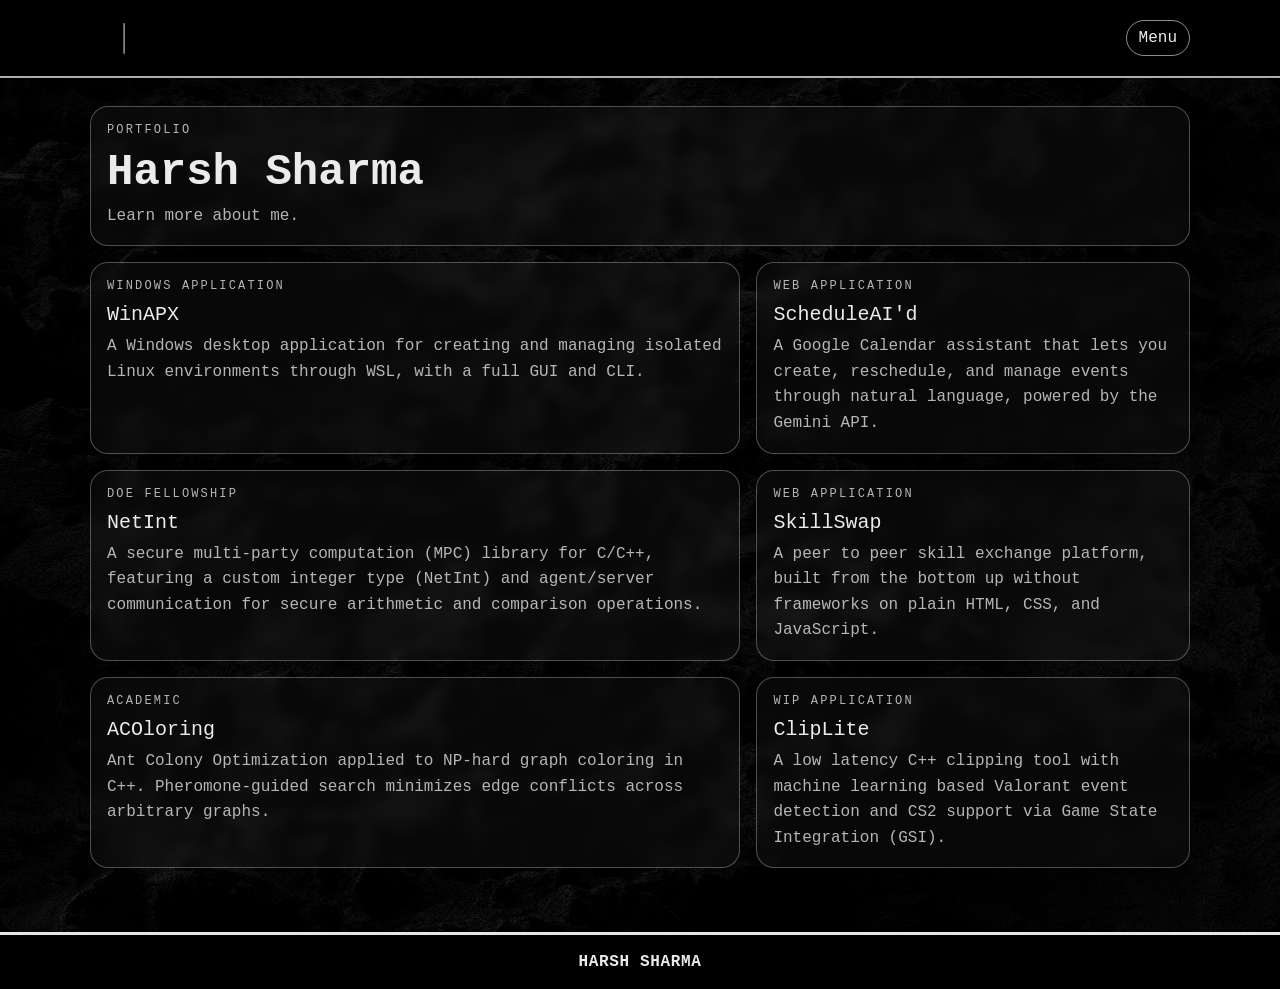
<file: index.html>
<!doctype html>
<html lang="en">
    <head>
        <link rel="icon" type="image/svg+xml" href="/media/favicon.svg" />
        <meta charset="utf-8" />
        <meta name="viewport" content="width=device-width,initial-scale=1" />
        <title>Harsh Sharma's Portfolio</title>

        <link rel="preconnect" href="https://fonts.googleapis.com" />
        <link rel="preconnect" href="https://fonts.gstatic.com" crossorigin />
        <link
            href="https://fonts.googleapis.com/css2?family=Roboto:wght@300;400;500;700&display=swap"
            rel="stylesheet"
        />

        <link rel="stylesheet" href="/assets/css/tokens.css" />
        <link rel="stylesheet" href="/assets/css/base.css" />
        <link rel="stylesheet" href="/assets/css/components.css" />
        <link rel="stylesheet" href="/assets/css/page.css" />

        <script defer src="/assets/js/main-handler.js"></script>
    </head>

    <body>
        <div class="overlay" data-menu hidden>
            <div class="overlay__backdrop" data-menu-close></div>

            <div
                class="overlay__panel"
                role="dialog"
                aria-modal="true"
                aria-label="Site menu"
                tabindex="-1"
                data-menu-panel
            >
                <div class="overlay__top">
                    <div class="overlay__title">Menu</div>
                    <button
                        class="btn btn--small"
                        type="button"
                        data-menu-close
                    >
                        Close
                    </button>
                </div>

                <div class="overlay__search">
                    <label class="overlay__searchLabel" for="menu-post-search">
                        Search posts
                    </label>
                    <input
                        id="menu-post-search"
                        type="search"
                        placeholder="Search posts..."
                        autocomplete="off"
                        data-post-search
                    />
                    <div class="overlay__results" data-post-results></div>
                </div>

                <nav class="overlay__links" aria-label="Menu links"></nav>
            </div>
        </div>

        <header class="topbar">
            <div class="topbar__inner">
                <a class="topbar__logo" href="/" aria-label="Home">
                    <svg
                        viewBox="0 0 140 120"
                        xmlns="http://www.w3.org/2000/svg"
                        role="img"
                        aria-label="Typing logo"
                    >
                        <style>
                            .bar {
                                stroke: currentColor;
                                stroke-width: 3;
                                stroke-linecap: square;
                            }
                            .symbol {
                                stroke: currentColor;
                                fill: none;
                                stroke-width: 5;
                                stroke-linecap: square;
                                stroke-linejoin: miter;
                                opacity: 0;
                            }

                            .cursor {
                                animation:
                                    cursorBlink 1s steps(1) infinite,
                                    cursorMove 14s steps(1, end) infinite;
                                transform-box: fill-box;
                                transform-origin: center;
                            }
                            /* --- Freeze-frame default (always) --- */
                            .symbol {
                                opacity: 1;
                            } /* show all characters */
                            .cursor {
                                opacity: 1;
                                transform: translateX(70px);
                            } /* cursor after '&gt;' */

                            /* --- Animate only when allowed --- */
                            @media (prefers-reduced-motion: no-preference) {
                                .symbol {
                                    opacity: 0;
                                } /* restore your animated behavior */
                                .cursor {
                                    animation:
                                        cursorBlink 1s steps(1) infinite,
                                        cursorMove 14s steps(1, end) infinite;
                                    transform-box: fill-box;
                                    transform-origin: center;
                                }

                                .pipe {
                                    animation: showPipe 14s steps(1, end)
                                        infinite;
                                }
                                .lt {
                                    animation: showLT 14s steps(1, end) infinite;
                                }
                                .slash {
                                    animation: showSlash 14s steps(1, end)
                                        infinite;
                                }
                                .gt {
                                    animation: showGT 14s steps(1, end) infinite;
                                }
                            }

                            @keyframes cursorBlink {
                                0%,
                                49% {
                                    opacity: 1;
                                }
                                50%,
                                100% {
                                    opacity: 0;
                                }
                            }

                            /* Faster typing (done by 25%), same 5s hold, fast delete */
                            @keyframes cursorMove {
                                /* type (snappy jumps) */
                                0% {
                                    transform: translateX(0);
                                } /* | */
                                6% {
                                    transform: translateX(15px);
                                } /* before &lt; */
                                12% {
                                    transform: translateX(35px);
                                } /* before / */
                                18% {
                                    transform: translateX(55px);
                                } /* before &gt; */
                                25% {
                                    transform: translateX(70px);
                                } /* after &gt; */

                                /* hold (5s) */
                                60.7% {
                                    transform: translateX(70px);
                                }

                                /* tiny pause */
                                68% {
                                    transform: translateX(70px);
                                }

                                /* delete (fast) */
                                90% {
                                    transform: translateX(55px);
                                }
                                94% {
                                    transform: translateX(35px);
                                }
                                97% {
                                    transform: translateX(15px);
                                }
                                100% {
                                    transform: translateX(0);
                                }
                            }

                            /* Characters appear AFTER cursor lands */
                            .pipe {
                                animation: showPipe 14s steps(1, end) infinite;
                            }
                            .lt {
                                animation: showLT 14s steps(1, end) infinite;
                            }
                            .slash {
                                animation: showSlash 14s steps(1, end) infinite;
                            }
                            .gt {
                                animation: showGT 14s steps(1, end) infinite;
                            }

                            @keyframes showPipe {
                                0%,
                                5.5% {
                                    opacity: 0;
                                }
                                6%,
                                99% {
                                    opacity: 1;
                                }
                                99.5%,
                                100% {
                                    opacity: 0;
                                }
                            }
                            @keyframes showLT {
                                0%,
                                11.5% {
                                    opacity: 0;
                                }
                                12%,
                                97% {
                                    opacity: 1;
                                }
                                97.5%,
                                100% {
                                    opacity: 0;
                                }
                            }
                            @keyframes showSlash {
                                0%,
                                17.5% {
                                    opacity: 0;
                                }
                                18%,
                                94% {
                                    opacity: 1;
                                }
                                94.5%,
                                100% {
                                    opacity: 0;
                                }
                            }
                            @keyframes showGT {
                                0%,
                                24.5% {
                                    opacity: 0;
                                }
                                25%,
                                90% {
                                    opacity: 1;
                                }
                                90.5%,
                                100% {
                                    opacity: 0;
                                }
                            }

                            @media (prefers-reduced-motion: reduce) {
                                .symbol,
                                .cursor {
                                    animation: none;
                                    opacity: 1;
                                }
                            }
                        </style>

                        <!-- Typed characters -->
                        <line
                            class="bar symbol pipe"
                            x1="36"
                            y1="14"
                            x2="36"
                            y2="106"
                        ></line>
                        <path class="symbol lt" d="M58 50 L44 60 L58 70"></path>
                        <path class="symbol slash" d="M68 72 L74 48"></path>
                        <path class="symbol gt" d="M84 50 L98 60 L84 70"></path>

                        <!-- Cursor -->
                        <line
                            class="bar cursor"
                            x1="36"
                            y1="14"
                            x2="36"
                            y2="106"
                        ></line>
                    </svg>
                </a>
                <button class="topbar__menuBtn" data-menu-open>Menu</button>
            </div>
            <div class="topbar__divider"></div>
        </header>

        <main class="main">
            <a href="/about" class="card cardLink">
                <div class="kicker">Portfolio</div>
                <h1 class="h1">Harsh Sharma</h1>
                <p class="p">Learn more about me.</p>
            </a>

            <section class="grid">
                <a class="card cardLink" href="/posts/winapx/">
                    <div class="kicker">Windows Application</div>
                    <h2 class="h2">WinAPX</h2>
                    <p class="p">
                        A Windows desktop application for creating and managing
                        isolated Linux environments through WSL, with a full GUI
                        and CLI.
                    </p>
                </a>

                <a class="card cardLink" href="/posts/scheduleaid/">
                    <div class="kicker">Web Application</div>
                    <h2 class="h2">ScheduleAI'd</h2>
                    <p class="p">
                        A Google Calendar assistant that lets you create,
                        reschedule, and manage events through natural language,
                        powered by the Gemini API.
                    </p>
                </a>

                <a class="card cardLink" href="/posts/netint/">
                    <div class="kicker">DoE Fellowship</div>
                    <h2 class="h2">NetInt</h2>
                    <p class="p">
                        A secure multi-party computation (MPC) library for
                        C/C++, featuring a custom integer type (NetInt) and
                        agent/server communication for secure arithmetic and
                        comparison operations.
                    </p>
                </a>

                <a class="card cardLink" href="/posts/skillswap/">
                    <div class="kicker">Web Application</div>
                    <h2 class="h2">SkillSwap</h2>
                    <p class="p">
                        A peer to peer skill exchange platform, built from the bottom 
                        up without frameworks on plain HTML, CSS, and JavaScript.
                    </p>
                </a>

                <a class="card cardLink" href="https://github.com/HarshTheSharma/ACOloring" target="_blank" rel="noreferrer noopener">
                    <div class="kicker">Academic</div>
                    <h2 class="h2">ACOloring</h2>
                    <p class="p">
                        Ant Colony Optimization applied to NP-hard graph
                        coloring in C++. Pheromone-guided search minimizes
                        edge conflicts across arbitrary graphs.
                    </p>
                </a>

                <a class="card cardLink" href="https://github.com/HarshTheSharma/cliplite" target="_blank" rel="noreferrer noopener">
                    <div class="kicker">WIP Application</div>
                    <h2 class="h2">ClipLite</h2>
                    <p class="p">
                        A low latency C++ clipping tool with machine learning
                        based Valorant event detection and CS2 support via
                        Game State Integration (GSI).
                    </p>
                </a>
            </section>
        </main>

        <footer class="footer">
            <div class="footer__inner">
                <a class="footer__title" href="/">Harsh Sharma</a>
            </div>
        </footer>
    <script defer src="https://static.cloudflareinsights.com/beacon.min.js/v833ccba57c9e4d2798f2e76cebdd09a11778172276447" integrity="sha512-57MDmcccJXYtNnH+ZiBwzC4jb2rvgVCEokYN+L/nLlmO8rfYT/gIpW2A569iJ/3b+0UEasghjuZH/ma3wIs/EQ==" data-cf-beacon='{"version":"2024.11.0","token":"0a4c6448a2414c7faebefd98f975bdd0","r":1,"server_timing":{"name":{"cfCacheStatus":true,"cfEdge":true,"cfExtPri":true,"cfL4":true,"cfOrigin":true,"cfSpeedBrain":true},"location_startswith":null}}' crossorigin="anonymous"></script>
</body>
</html>
</file>
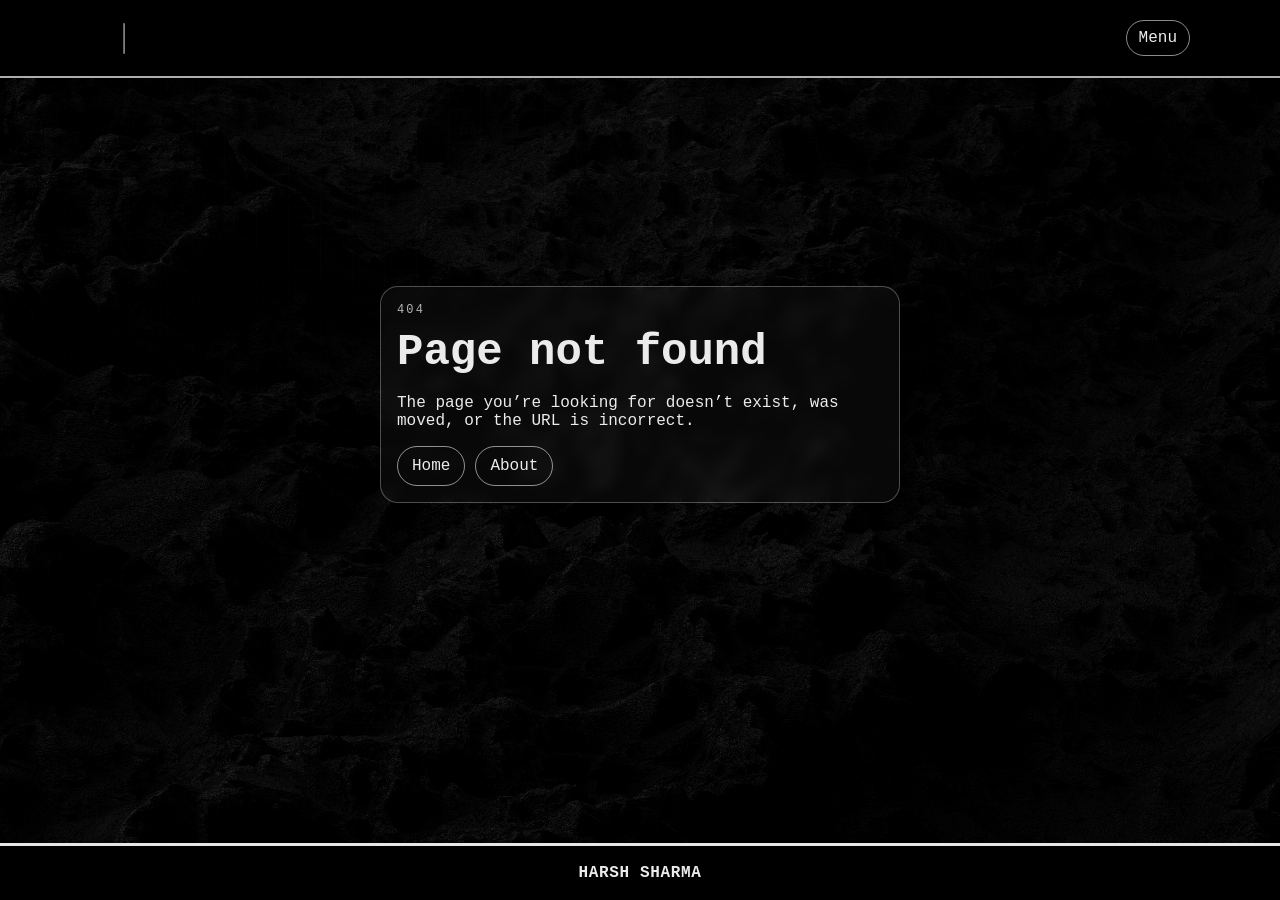
<file: posts/index.html>
<!doctype html>
<html lang="en">
    <head>
        <meta charset="utf-8" />
        <meta name="viewport" content="width=device-width,initial-scale=1" />
        <title>404 — Page not found</title>

        <link rel="stylesheet" href="/assets/css/tokens.css" />
        <link rel="stylesheet" href="/assets/css/base.css" />
        <link rel="stylesheet" href="/assets/css/components.css" />
        <link rel="stylesheet" href="/assets/css/page.css" />

        <script defer src="/assets/js/main-handler.js"></script>
    </head>

    <body>
        <div class="overlay" data-menu hidden>
            <div class="overlay__backdrop" data-menu-close></div>

            <div
                class="overlay__panel"
                role="dialog"
                aria-modal="true"
                aria-label="Site menu"
                tabindex="-1"
                data-menu-panel
            >
                <div class="overlay__top">
                    <div class="overlay__title">Menu</div>
                    <button
                        class="btn btn--small"
                        type="button"
                        data-menu-close
                    >
                        Close
                    </button>
                </div>

                <div class="overlay__search">
                    <label class="overlay__searchLabel" for="menu-post-search">
                        Search posts
                    </label>
                    <input
                        id="menu-post-search"
                        type="search"
                        placeholder="Search posts..."
                        autocomplete="off"
                        data-post-search
                    />
                    <div class="overlay__results" data-post-results></div>
                </div>

                <nav class="overlay__links" aria-label="Menu links"></nav>
            </div>
        </div>

        <header class="topbar">
            <div class="topbar__inner">
                <a class="topbar__logo" href="/" aria-label="Home">
                    <svg
                        viewBox="0 0 140 120"
                        xmlns="http://www.w3.org/2000/svg"
                        role="img"
                        aria-label="Typing logo"
                    >
                        <style>
                            .bar {
                                stroke: currentColor;
                                stroke-width: 3;
                                stroke-linecap: square;
                            }
                            .symbol {
                                stroke: currentColor;
                                fill: none;
                                stroke-width: 5;
                                stroke-linecap: square;
                                stroke-linejoin: miter;
                                opacity: 0;
                            }

                            .cursor {
                                animation:
                                    cursorBlink 1s steps(1) infinite,
                                    cursorMove 14s steps(1, end) infinite;
                                transform-box: fill-box;
                                transform-origin: center;
                            }
                            /* --- Freeze-frame default (always) --- */
                            .symbol {
                                opacity: 1;
                            } /* show all characters */
                            .cursor {
                                opacity: 1;
                                transform: translateX(70px);
                            } /* cursor after '&gt;' */

                            /* --- Animate only when allowed --- */
                            @media (prefers-reduced-motion: no-preference) {
                                .symbol {
                                    opacity: 0;
                                } /* restore your animated behavior */
                                .cursor {
                                    animation:
                                        cursorBlink 1s steps(1) infinite,
                                        cursorMove 14s steps(1, end) infinite;
                                    transform-box: fill-box;
                                    transform-origin: center;
                                }

                                .pipe {
                                    animation: showPipe 14s steps(1, end)
                                        infinite;
                                }
                                .lt {
                                    animation: showLT 14s steps(1, end) infinite;
                                }
                                .slash {
                                    animation: showSlash 14s steps(1, end)
                                        infinite;
                                }
                                .gt {
                                    animation: showGT 14s steps(1, end) infinite;
                                }
                            }

                            @keyframes cursorBlink {
                                0%,
                                49% {
                                    opacity: 1;
                                }
                                50%,
                                100% {
                                    opacity: 0;
                                }
                            }

                            /* Faster typing (done by 25%), same 5s hold, fast delete */
                            @keyframes cursorMove {
                                /* type (snappy jumps) */
                                0% {
                                    transform: translateX(0);
                                } /* | */
                                6% {
                                    transform: translateX(15px);
                                } /* before &lt; */
                                12% {
                                    transform: translateX(35px);
                                } /* before / */
                                18% {
                                    transform: translateX(55px);
                                } /* before &gt; */
                                25% {
                                    transform: translateX(70px);
                                } /* after &gt; */

                                /* hold (5s) */
                                60.7% {
                                    transform: translateX(70px);
                                }

                                /* tiny pause */
                                68% {
                                    transform: translateX(70px);
                                }

                                /* delete (fast) */
                                90% {
                                    transform: translateX(55px);
                                }
                                94% {
                                    transform: translateX(35px);
                                }
                                97% {
                                    transform: translateX(15px);
                                }
                                100% {
                                    transform: translateX(0);
                                }
                            }

                            /* Characters appear AFTER cursor lands */
                            .pipe {
                                animation: showPipe 14s steps(1, end) infinite;
                            }
                            .lt {
                                animation: showLT 14s steps(1, end) infinite;
                            }
                            .slash {
                                animation: showSlash 14s steps(1, end) infinite;
                            }
                            .gt {
                                animation: showGT 14s steps(1, end) infinite;
                            }

                            @keyframes showPipe {
                                0%,
                                5.5% {
                                    opacity: 0;
                                }
                                6%,
                                99% {
                                    opacity: 1;
                                }
                                99.5%,
                                100% {
                                    opacity: 0;
                                }
                            }
                            @keyframes showLT {
                                0%,
                                11.5% {
                                    opacity: 0;
                                }
                                12%,
                                97% {
                                    opacity: 1;
                                }
                                97.5%,
                                100% {
                                    opacity: 0;
                                }
                            }
                            @keyframes showSlash {
                                0%,
                                17.5% {
                                    opacity: 0;
                                }
                                18%,
                                94% {
                                    opacity: 1;
                                }
                                94.5%,
                                100% {
                                    opacity: 0;
                                }
                            }
                            @keyframes showGT {
                                0%,
                                24.5% {
                                    opacity: 0;
                                }
                                25%,
                                90% {
                                    opacity: 1;
                                }
                                90.5%,
                                100% {
                                    opacity: 0;
                                }
                            }

                            @media (prefers-reduced-motion: reduce) {
                                .symbol,
                                .cursor {
                                    animation: none;
                                    opacity: 1;
                                }
                            }
                        </style>

                        <!-- Typed characters -->
                        <line
                            class="bar symbol pipe"
                            x1="36"
                            y1="14"
                            x2="36"
                            y2="106"
                        ></line>
                        <path class="symbol lt" d="M58 50 L44 60 L58 70"></path>
                        <path class="symbol slash" d="M68 72 L74 48"></path>
                        <path class="symbol gt" d="M84 50 L98 60 L84 70"></path>

                        <!-- Cursor -->
                        <line
                            class="bar cursor"
                            x1="36"
                            y1="14"
                            x2="36"
                            y2="106"
                        ></line>
                    </svg>
                </a>
                <button class="topbar__menuBtn" data-menu-open>Menu</button>
            </div>
            <div class="topbar__divider"></div>
        </header>

        <main class="main">
            <section class="card" style="max-width: 520px; margin: 20vh auto">
                <div class="kicker">404</div>
                <h1 class="h1">Page not found</h1>

                <p>
                    The page you’re looking for doesn’t exist, was moved, or the
                    URL is incorrect.
                </p>

                <div style="display: flex; gap: 10px; flex-wrap: wrap">
                    <a class="btn" href="/">Home</a>
                    <a class="btn" href="/about">About</a>
                </div>
            </section>
        </main>

        <footer class="footer">
            <div class="footer__inner">
                <a class="footer__title link-reset" href="/">Harsh Sharma</a>
            </div>
        </footer>
    <script defer src="https://static.cloudflareinsights.com/beacon.min.js/v833ccba57c9e4d2798f2e76cebdd09a11778172276447" integrity="sha512-57MDmcccJXYtNnH+ZiBwzC4jb2rvgVCEokYN+L/nLlmO8rfYT/gIpW2A569iJ/3b+0UEasghjuZH/ma3wIs/EQ==" data-cf-beacon='{"version":"2024.11.0","token":"0a4c6448a2414c7faebefd98f975bdd0","r":1,"server_timing":{"name":{"cfCacheStatus":true,"cfEdge":true,"cfExtPri":true,"cfL4":true,"cfOrigin":true,"cfSpeedBrain":true},"location_startswith":null}}' crossorigin="anonymous"></script>
</body>
</html>
</file>
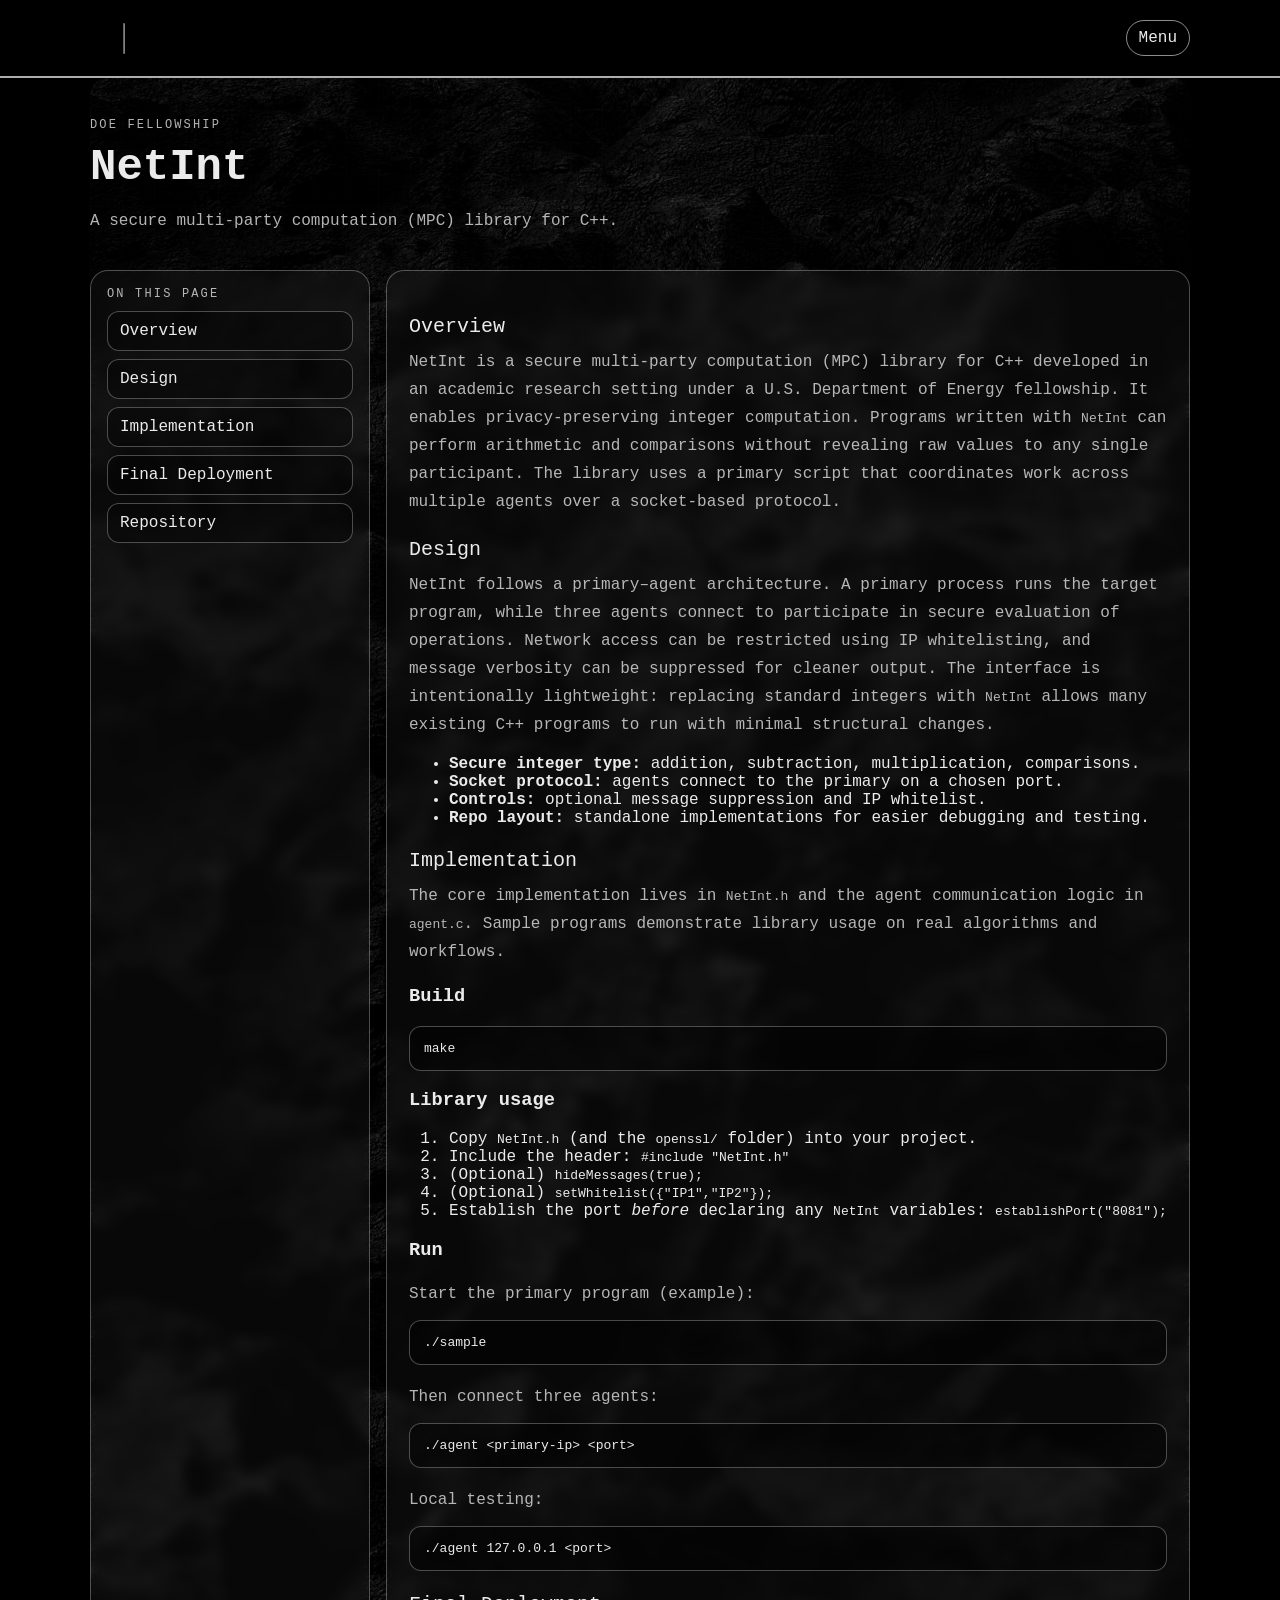
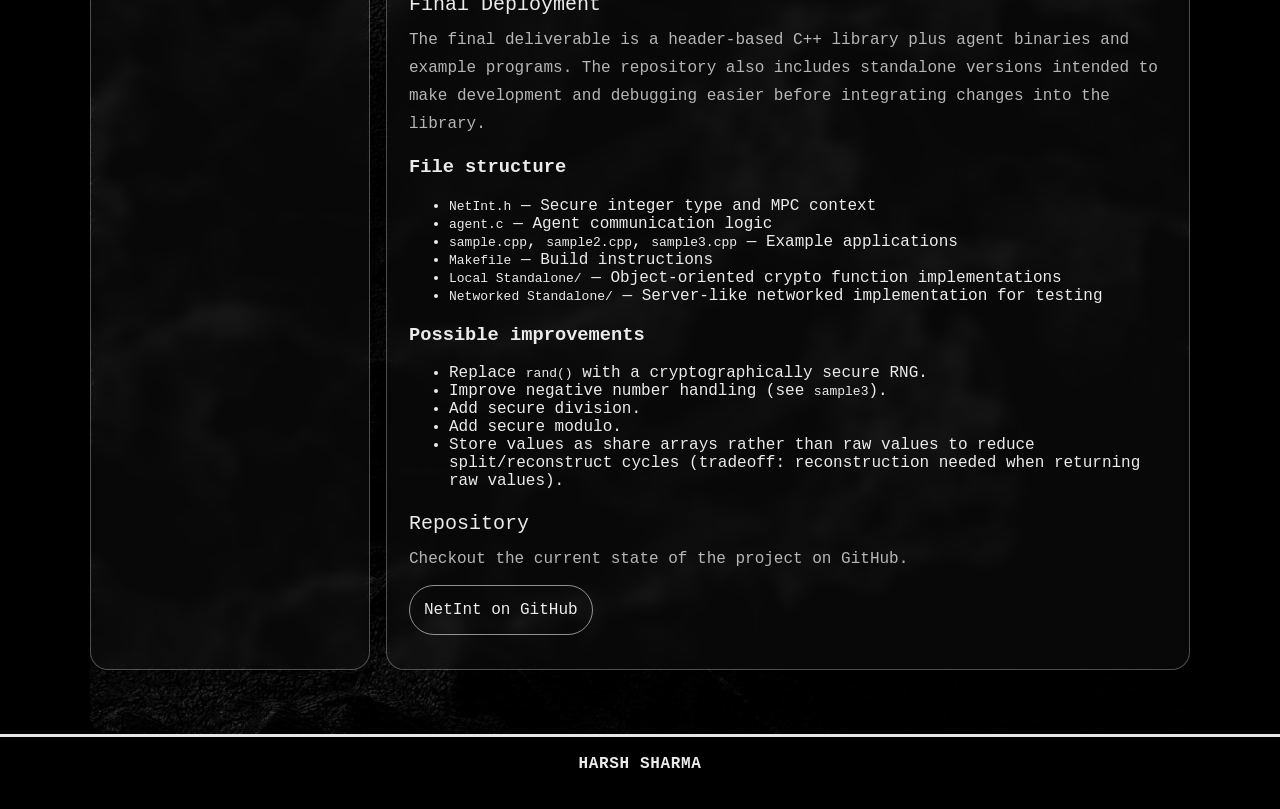
<file: posts/netint/index.html>
<!doctype html>
<html lang="en">
    <head>
        <link rel="icon" type="image/svg+xml" href="/media/favicon.svg" />
        <meta charset="utf-8" />
        <meta name="viewport" content="width=device-width,initial-scale=1" />
        <title>NetInt</title>

        <link rel="stylesheet" href="/assets/css/tokens.css" />
        <link rel="stylesheet" href="/assets/css/base.css" />
        <link rel="stylesheet" href="/assets/css/components.css" />
        <link rel="stylesheet" href="/assets/css/page.css" />
        <link rel="stylesheet" href="/assets/css/post.css" />

        <script defer src="/assets/js/main-handler.js"></script>
        <script defer src="/assets/js/post-handler.js"></script>
    </head>

    <body>
        <div class="overlay" data-menu hidden>
        <div class="overlay__backdrop" data-menu-close></div>

        <div
            class="overlay__panel"
            role="dialog"
            aria-modal="true"
            aria-label="Site menu"
            tabindex="-1"
            data-menu-panel
        >
            <div class="overlay__top">
                <div class="overlay__title">Menu</div>
                <button class="btn btn--small" type="button" data-menu-close>
                    Close
                </button>
            </div>

            <div class="overlay__search">
                <label class="overlay__searchLabel" for="menu-post-search">
                    Search posts
                </label>
                <input
                    id="menu-post-search"
                    type="search"
                    placeholder="Search posts..."
                    autocomplete="off"
                    data-post-search
                />
                <div class="overlay__results" data-post-results></div>
            </div>

            <nav class="overlay__links" aria-label="Menu links"></nav>
        </div>
        </div>

        <header class="topbar">
            <div class="topbar__inner">
                <a class="topbar__logo" href="/" aria-label="Home">
                    <svg
                        viewBox="0 0 140 120"
                        xmlns="http://www.w3.org/2000/svg"
                        role="img"
                        aria-label="Typing logo"
                    >
                        <style>
                            .bar {
                                stroke: currentColor;
                                stroke-width: 3;
                                stroke-linecap: square;
                            }
                            .symbol {
                                stroke: currentColor;
                                fill: none;
                                stroke-width: 5;
                                stroke-linecap: square;
                                stroke-linejoin: miter;
                                opacity: 0;
                            }

                            .cursor {
                                animation:
                                    cursorBlink 1s steps(1) infinite,
                                    cursorMove 14s steps(1, end) infinite;
                                transform-box: fill-box;
                                transform-origin: center;
                            }
                            /* --- Freeze-frame default (always) --- */
                            .symbol {
                                opacity: 1;
                            } /* show all characters */
                            .cursor {
                                opacity: 1;
                                transform: translateX(70px);
                            } /* cursor after '&gt;' */

                            /* --- Animate only when allowed --- */
                            @media (prefers-reduced-motion: no-preference) {
                                .symbol {
                                    opacity: 0;
                                } /* restore your animated behavior */
                                .cursor {
                                    animation:
                                        cursorBlink 1s steps(1) infinite,
                                        cursorMove 14s steps(1, end) infinite;
                                    transform-box: fill-box;
                                    transform-origin: center;
                                }

                                .pipe {
                                    animation: showPipe 14s steps(1, end)
                                        infinite;
                                }
                                .lt {
                                    animation: showLT 14s steps(1, end) infinite;
                                }
                                .slash {
                                    animation: showSlash 14s steps(1, end)
                                        infinite;
                                }
                                .gt {
                                    animation: showGT 14s steps(1, end) infinite;
                                }
                            }

                            @keyframes cursorBlink {
                                0%,
                                49% {
                                    opacity: 1;
                                }
                                50%,
                                100% {
                                    opacity: 0;
                                }
                            }

                            /* Faster typing (done by 25%), same 5s hold, fast delete */
                            @keyframes cursorMove {
                                /* type (snappy jumps) */
                                0% {
                                    transform: translateX(0);
                                } /* | */
                                6% {
                                    transform: translateX(15px);
                                } /* before &lt; */
                                12% {
                                    transform: translateX(35px);
                                } /* before / */
                                18% {
                                    transform: translateX(55px);
                                } /* before &gt; */
                                25% {
                                    transform: translateX(70px);
                                } /* after &gt; */

                                /* hold (5s) */
                                60.7% {
                                    transform: translateX(70px);
                                }

                                /* tiny pause */
                                68% {
                                    transform: translateX(70px);
                                }

                                /* delete (fast) */
                                90% {
                                    transform: translateX(55px);
                                }
                                94% {
                                    transform: translateX(35px);
                                }
                                97% {
                                    transform: translateX(15px);
                                }
                                100% {
                                    transform: translateX(0);
                                }
                            }

                            /* Characters appear AFTER cursor lands */
                            .pipe {
                                animation: showPipe 14s steps(1, end) infinite;
                            }
                            .lt {
                                animation: showLT 14s steps(1, end) infinite;
                            }
                            .slash {
                                animation: showSlash 14s steps(1, end) infinite;
                            }
                            .gt {
                                animation: showGT 14s steps(1, end) infinite;
                            }

                            @keyframes showPipe {
                                0%,
                                5.5% {
                                    opacity: 0;
                                }
                                6%,
                                99% {
                                    opacity: 1;
                                }
                                99.5%,
                                100% {
                                    opacity: 0;
                                }
                            }
                            @keyframes showLT {
                                0%,
                                11.5% {
                                    opacity: 0;
                                }
                                12%,
                                97% {
                                    opacity: 1;
                                }
                                97.5%,
                                100% {
                                    opacity: 0;
                                }
                            }
                            @keyframes showSlash {
                                0%,
                                17.5% {
                                    opacity: 0;
                                }
                                18%,
                                94% {
                                    opacity: 1;
                                }
                                94.5%,
                                100% {
                                    opacity: 0;
                                }
                            }
                            @keyframes showGT {
                                0%,
                                24.5% {
                                    opacity: 0;
                                }
                                25%,
                                90% {
                                    opacity: 1;
                                }
                                90.5%,
                                100% {
                                    opacity: 0;
                                }
                            }

                            @media (prefers-reduced-motion: reduce) {
                                .symbol,
                                .cursor {
                                    animation: none;
                                    opacity: 1;
                                }
                            }
                        </style>

                        <!-- Typed characters -->
                        <line
                            class="bar symbol pipe"
                            x1="36"
                            y1="14"
                            x2="36"
                            y2="106"
                        ></line>
                        <path class="symbol lt" d="M58 50 L44 60 L58 70"></path>
                        <path class="symbol slash" d="M68 72 L74 48"></path>
                        <path class="symbol gt" d="M84 50 L98 60 L84 70"></path>

                        <!-- Cursor -->
                        <line
                            class="bar cursor"
                            x1="36"
                            y1="14"
                            x2="36"
                            y2="106"
                        ></line>
                    </svg>
                </a>
                <button class="topbar__menuBtn" data-menu-open>Menu</button>
            </div>
            <div class="topbar__divider"></div>
        </header>

        <main class="main post" data-post>
            <header class="post__header">
                <div class="kicker">DoE Fellowship</div>
                <h1 class="h1">NetInt</h1>
                <p class="post__meta">
                    A secure multi-party computation (MPC) library for C++.
                </p>
            </header>

            <section class="post__layout">
                <aside class="post__toc card" data-toc>
                    <div class="kicker">On this page</div>
                    <nav data-toc-nav></nav>
                </aside>

                <div class="post__content">
                    <h2 id="overview">Overview</h2>
                    <p>
                        NetInt is a secure multi-party computation (MPC) library
                        for C++ developed in an academic research setting under
                        a U.S. Department of Energy fellowship. It enables
                        privacy-preserving integer computation. Programs written
                        with <code>NetInt</code> can perform arithmetic and
                        comparisons without revealing raw values to any single
                        participant. The library uses a primary script that
                        coordinates work across multiple agents over a
                        socket-based protocol.
                    </p>

                    <h2 id="design">Design</h2>
                    <p>
                        NetInt follows a primary–agent architecture. A primary
                        process runs the target program, while three agents
                        connect to participate in secure evaluation of
                        operations. Network access can be restricted using IP
                        whitelisting, and message verbosity can be suppressed
                        for cleaner output. The interface is intentionally
                        lightweight: replacing standard integers with
                        <code>NetInt</code> allows many existing C++ programs to
                        run with minimal structural changes.
                    </p>
                    <ul>
                        <li>
                            <strong>Secure integer type:</strong> addition,
                            subtraction, multiplication, comparisons.
                        </li>
                        <li>
                            <strong>Socket protocol:</strong> agents connect to
                            the primary on a chosen port.
                        </li>
                        <li>
                            <strong>Controls:</strong> optional message
                            suppression and IP whitelist.
                        </li>
                        <li>
                            <strong>Repo layout:</strong> standalone
                            implementations for easier debugging and testing.
                        </li>
                    </ul>

                    <h2 id="implementation">Implementation</h2>
                    <p>
                        The core implementation lives in
                        <code>NetInt.h</code> and the agent communication logic
                        in <code>agent.c</code>. Sample programs demonstrate
                        library usage on real algorithms and workflows.
                    </p>

                    <h3>Build</h3>
                    <pre><code>make</code></pre>

                    <h3>Library usage</h3>
                    <ol>
                        <li>
                            Copy <code>NetInt.h</code> (and the
                            <code>openssl/</code> folder) into your project.
                        </li>
                        <li>
                            Include the header: <code>#include "NetInt.h"</code>
                        </li>
                        <li>(Optional) <code>hideMessages(true);</code></li>
                        <li>
                            (Optional) <code>setWhitelist({"IP1","IP2"});</code>
                        </li>
                        <li>
                            Establish the port <em>before</em> declaring any
                            <code>NetInt</code> variables:
                            <code>establishPort("8081");</code>
                        </li>
                    </ol>

                    <h3>Run</h3>
                    <p>Start the primary program (example):</p>
                    <pre><code>./sample</code></pre>
                    <p>Then connect three agents:</p>
                    <pre><code>./agent &lt;primary-ip&gt; &lt;port&gt;</code></pre>
                    <p>Local testing:</p>
                    <pre><code>./agent 127.0.0.1 &lt;port&gt;</code></pre>

                    <h2 id="final-deployment">Final Deployment</h2>
                    <p>
                        The final deliverable is a header-based C++ library plus
                        agent binaries and example programs. The repository also
                        includes standalone versions intended to make
                        development and debugging easier before integrating
                        changes into the library.
                    </p>

                    <h3>File structure</h3>
                    <ul>
                        <li>
                            <code>NetInt.h</code> — Secure integer type and MPC
                            context
                        </li>
                        <li>
                            <code>agent.c</code> — Agent communication logic
                        </li>
                        <li>
                            <code>sample.cpp</code>, <code>sample2.cpp</code>,
                            <code>sample3.cpp</code> — Example applications
                        </li>
                        <li><code>Makefile</code> — Build instructions</li>
                        <li>
                            <code>Local Standalone/</code> — Object-oriented
                            crypto function implementations
                        </li>
                        <li>
                            <code>Networked Standalone/</code> — Server-like
                            networked implementation for testing
                        </li>
                    </ul>

                    <h3>Possible improvements</h3>
                    <ul>
                        <li>
                            Replace <code>rand()</code> with a cryptographically
                            secure RNG.
                        </li>
                        <li>
                            Improve negative number handling (see
                            <code>sample3</code>).
                        </li>
                        <li>Add secure division.</li>
                        <li>Add secure modulo.</li>
                        <li>
                            Store values as share arrays rather than raw values
                            to reduce split/reconstruct cycles (tradeoff:
                            reconstruction needed when returning raw values).
                        </li>
                    </ul>
                    <h2>Repository</h2>
                    <p>Checkout the current state of the project on GitHub.</p>
                    <p>
                        <a
                            class="btn"
                            href="https://github.com/HarshTheSharma/NetInt"
                            target="_blank"
                            rel="noreferrer noopener"
                        >
                            NetInt on GitHub
                        </a>
                    </p>
                </div>
            </section>
        </main>

        <footer class="footer">
            <div class="footer__inner">
                <a class="footer__title" href="/">Harsh Sharma</a>
            </div>
        </footer>
    </body>
</html>
</file>
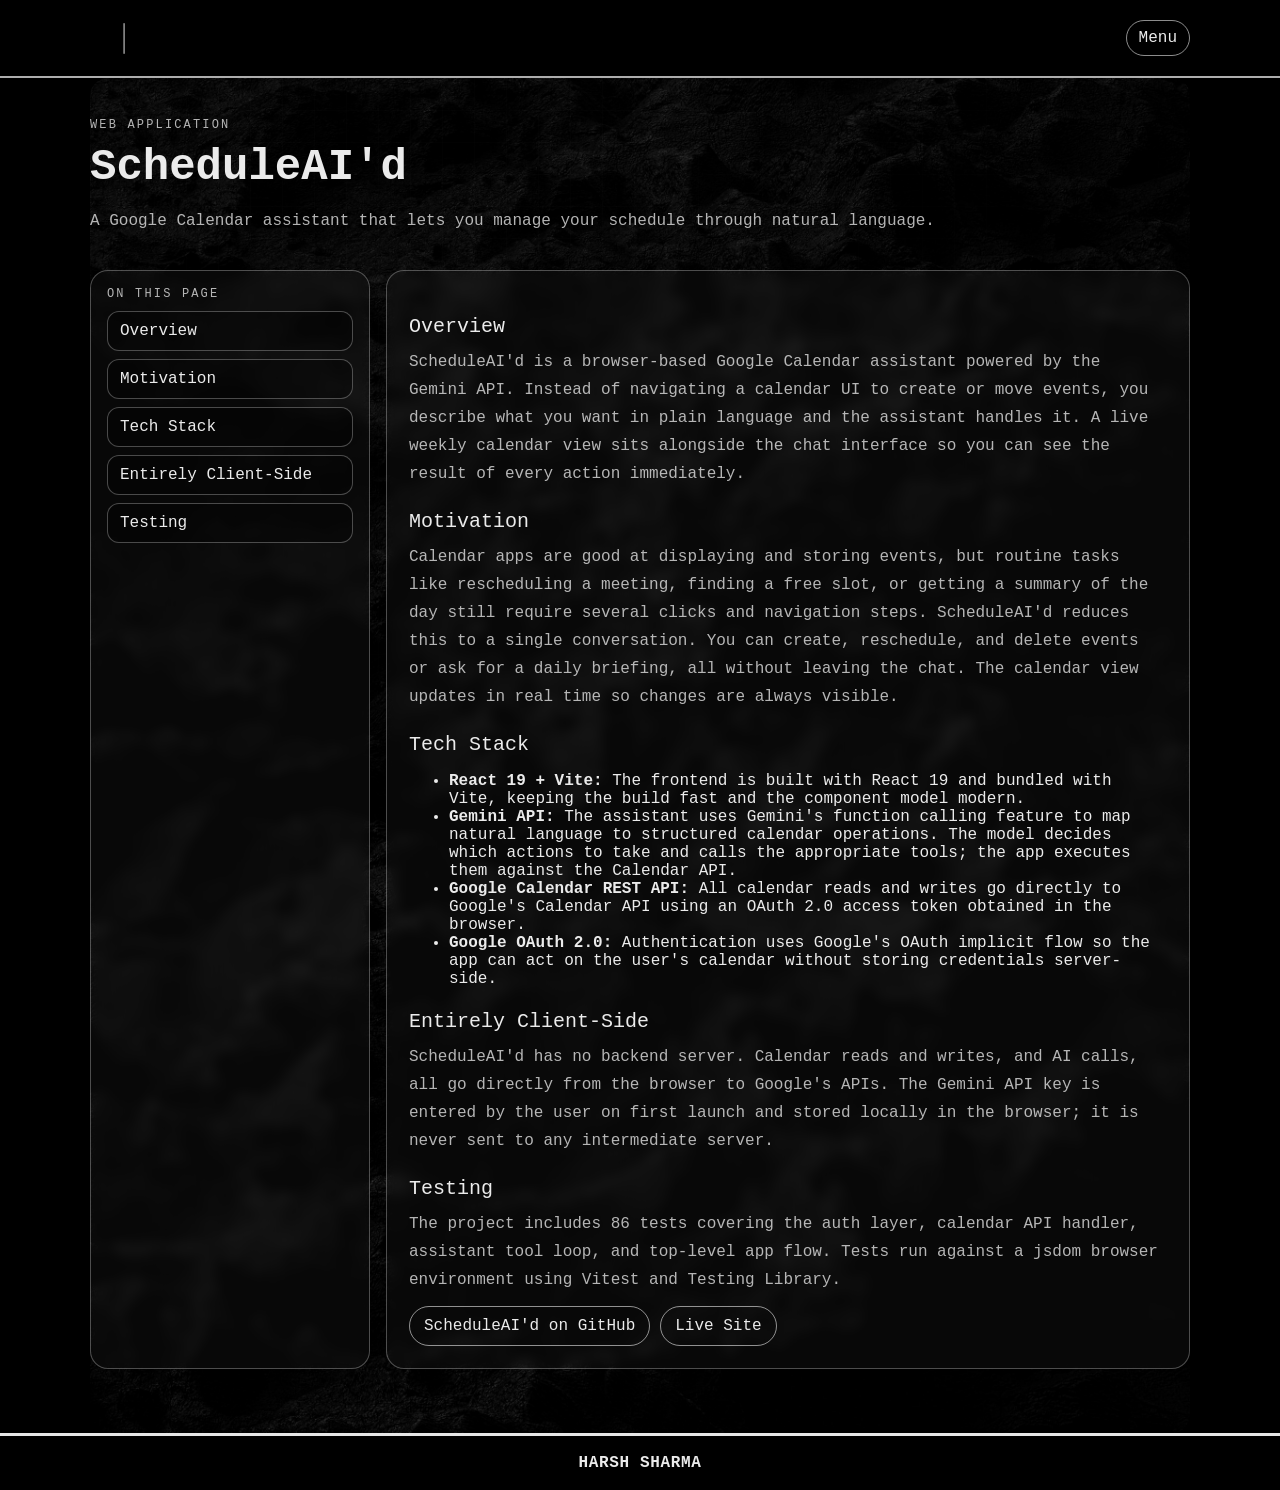
<file: posts/scheduleaid/index.html>
<!doctype html>
<html lang="en">
    <head>
        <link rel="icon" type="image/svg+xml" href="/media/favicon.svg" />
        <meta charset="utf-8" />
        <meta name="viewport" content="width=device-width,initial-scale=1" />
        <title>ScheduleAI'd</title>

        <link rel="stylesheet" href="/assets/css/tokens.css" />
        <link rel="stylesheet" href="/assets/css/base.css" />
        <link rel="stylesheet" href="/assets/css/components.css" />
        <link rel="stylesheet" href="/assets/css/page.css" />
        <link rel="stylesheet" href="/assets/css/post.css" />

        <script defer src="/assets/js/main-handler.js"></script>
        <script defer src="/assets/js/post-handler.js"></script>
    </head>

    <body>
        <div class="overlay" data-menu hidden>
            <div class="overlay__backdrop" data-menu-close></div>

            <div
                class="overlay__panel"
                role="dialog"
                aria-modal="true"
                aria-label="Site menu"
                tabindex="-1"
                data-menu-panel
            >
                <div class="overlay__top">
                    <div class="overlay__title">Menu</div>
                    <button
                        class="btn btn--small"
                        type="button"
                        data-menu-close
                    >
                        Close
                    </button>
                </div>

                <div class="overlay__search">
                    <label class="overlay__searchLabel" for="menu-post-search">
                        Search posts
                    </label>
                    <input
                        id="menu-post-search"
                        type="search"
                        placeholder="Search posts..."
                        autocomplete="off"
                        data-post-search
                    />
                    <div class="overlay__results" data-post-results></div>
                </div>

                <nav class="overlay__links" aria-label="Menu links"></nav>
            </div>
        </div>

        <header class="topbar">
            <div class="topbar__inner">
                <a class="topbar__logo" href="/" aria-label="Home">
                    <svg
                        viewBox="0 0 140 120"
                        xmlns="http://www.w3.org/2000/svg"
                        role="img"
                        aria-label="Typing logo"
                    >
                        <style>
                            .bar {
                                stroke: currentColor;
                                stroke-width: 3;
                                stroke-linecap: square;
                            }
                            .symbol {
                                stroke: currentColor;
                                fill: none;
                                stroke-width: 5;
                                stroke-linecap: square;
                                stroke-linejoin: miter;
                                opacity: 0;
                            }

                            .cursor {
                                animation:
                                    cursorBlink 1s steps(1) infinite,
                                    cursorMove 14s steps(1, end) infinite;
                                transform-box: fill-box;
                                transform-origin: center;
                            }
                            /* --- Freeze-frame default (always) --- */
                            .symbol {
                                opacity: 1;
                            } /* show all characters */
                            .cursor {
                                opacity: 1;
                                transform: translateX(70px);
                            } /* cursor after '&gt;' */

                            /* --- Animate only when allowed --- */
                            @media (prefers-reduced-motion: no-preference) {
                                .symbol {
                                    opacity: 0;
                                } /* restore your animated behavior */
                                .cursor {
                                    animation:
                                        cursorBlink 1s steps(1) infinite,
                                        cursorMove 14s steps(1, end) infinite;
                                    transform-box: fill-box;
                                    transform-origin: center;
                                }

                                .pipe {
                                    animation: showPipe 14s steps(1, end)
                                        infinite;
                                }
                                .lt {
                                    animation: showLT 14s steps(1, end) infinite;
                                }
                                .slash {
                                    animation: showSlash 14s steps(1, end)
                                        infinite;
                                }
                                .gt {
                                    animation: showGT 14s steps(1, end) infinite;
                                }
                            }

                            @keyframes cursorBlink {
                                0%,
                                49% {
                                    opacity: 1;
                                }
                                50%,
                                100% {
                                    opacity: 0;
                                }
                            }

                            /* Faster typing (done by 25%), same 5s hold, fast delete */
                            @keyframes cursorMove {
                                /* type (snappy jumps) */
                                0% {
                                    transform: translateX(0);
                                } /* | */
                                6% {
                                    transform: translateX(15px);
                                } /* before &lt; */
                                12% {
                                    transform: translateX(35px);
                                } /* before / */
                                18% {
                                    transform: translateX(55px);
                                } /* before &gt; */
                                25% {
                                    transform: translateX(70px);
                                } /* after &gt; */

                                /* hold (5s) */
                                60.7% {
                                    transform: translateX(70px);
                                }

                                /* tiny pause */
                                68% {
                                    transform: translateX(70px);
                                }

                                /* delete (fast) */
                                90% {
                                    transform: translateX(55px);
                                }
                                94% {
                                    transform: translateX(35px);
                                }
                                97% {
                                    transform: translateX(15px);
                                }
                                100% {
                                    transform: translateX(0);
                                }
                            }

                            /* Characters appear AFTER cursor lands */
                            .pipe {
                                animation: showPipe 14s steps(1, end) infinite;
                            }
                            .lt {
                                animation: showLT 14s steps(1, end) infinite;
                            }
                            .slash {
                                animation: showSlash 14s steps(1, end) infinite;
                            }
                            .gt {
                                animation: showGT 14s steps(1, end) infinite;
                            }

                            @keyframes showPipe {
                                0%,
                                5.5% {
                                    opacity: 0;
                                }
                                6%,
                                99% {
                                    opacity: 1;
                                }
                                99.5%,
                                100% {
                                    opacity: 0;
                                }
                            }
                            @keyframes showLT {
                                0%,
                                11.5% {
                                    opacity: 0;
                                }
                                12%,
                                97% {
                                    opacity: 1;
                                }
                                97.5%,
                                100% {
                                    opacity: 0;
                                }
                            }
                            @keyframes showSlash {
                                0%,
                                17.5% {
                                    opacity: 0;
                                }
                                18%,
                                94% {
                                    opacity: 1;
                                }
                                94.5%,
                                100% {
                                    opacity: 0;
                                }
                            }
                            @keyframes showGT {
                                0%,
                                24.5% {
                                    opacity: 0;
                                }
                                25%,
                                90% {
                                    opacity: 1;
                                }
                                90.5%,
                                100% {
                                    opacity: 0;
                                }
                            }

                            @media (prefers-reduced-motion: reduce) {
                                .symbol,
                                .cursor {
                                    animation: none;
                                    opacity: 1;
                                }
                            }
                        </style>

                        <!-- Typed characters -->
                        <line
                            class="bar symbol pipe"
                            x1="36"
                            y1="14"
                            x2="36"
                            y2="106"
                        ></line>
                        <path class="symbol lt" d="M58 50 L44 60 L58 70"></path>
                        <path class="symbol slash" d="M68 72 L74 48"></path>
                        <path class="symbol gt" d="M84 50 L98 60 L84 70"></path>

                        <!-- Cursor -->
                        <line
                            class="bar cursor"
                            x1="36"
                            y1="14"
                            x2="36"
                            y2="106"
                        ></line>
                    </svg>
                </a>
                <button class="topbar__menuBtn" data-menu-open>Menu</button>
            </div>
            <div class="topbar__divider"></div>
        </header>

        <main class="main post" data-post>
            <header class="post__header">
                <div class="kicker">Web Application</div>
                <h1 class="h1">ScheduleAI'd</h1>
                <p class="post__meta">
                    A Google Calendar assistant that lets you manage your
                    schedule through natural language.
                </p>
            </header>

            <section class="post__layout">
                <aside class="post__toc card" data-toc>
                    <div class="kicker">On this page</div>
                    <nav data-toc-nav></nav>
                </aside>

                <div class="post__content">
                    <h2 id="overview">Overview</h2>
                    <p>
                        ScheduleAI'd is a browser-based Google Calendar assistant
                        powered by the Gemini API. Instead of navigating a
                        calendar UI to create or move events, you describe what
                        you want in plain language and the assistant handles it.
                        A live weekly calendar view sits alongside the chat
                        interface so you can see the result of every action
                        immediately.
                    </p>

                    <h2 id="motivation">Motivation</h2>
                    <p>
                        Calendar apps are good at displaying and storing events,
                        but routine tasks like rescheduling a meeting, finding a
                        free slot, or getting a summary of the day still require
                        several clicks and navigation steps. ScheduleAI'd reduces
                        this to a single conversation. You can create, reschedule,
                        and delete events or ask for a daily briefing, all without
                        leaving the chat. The calendar view updates in real time
                        so changes are always visible.
                    </p>

                    <h2 id="tech-stack">Tech Stack</h2>
                    <ul>
                        <li>
                            <strong>React 19 + Vite:</strong> The frontend is
                            built with React 19 and bundled with Vite, keeping
                            the build fast and the component model modern.
                        </li>
                        <li>
                            <strong>Gemini API:</strong> The assistant uses
                            Gemini's function calling feature to map natural
                            language to structured calendar operations. The model
                            decides which actions to take and calls the
                            appropriate tools; the app executes them against the
                            Calendar API.
                        </li>
                        <li>
                            <strong>Google Calendar REST API:</strong> All
                            calendar reads and writes go directly to Google's
                            Calendar API using an OAuth 2.0 access token obtained
                            in the browser.
                        </li>
                        <li>
                            <strong>Google OAuth 2.0:</strong> Authentication
                            uses Google's OAuth implicit flow so the app can act
                            on the user's calendar without storing credentials
                            server-side.
                        </li>
                    </ul>

                    <h2 id="no-backend">Entirely Client-Side</h2>
                    <p>
                        ScheduleAI'd has no backend server. Calendar reads and
                        writes, and AI calls, all go directly from the browser to
                        Google's APIs. The Gemini API key is entered by the user
                        on first launch and stored locally in the browser; it is
                        never sent to any intermediate server.
                    </p>

                    <h2 id="testing">Testing</h2>
                    <p>
                        The project includes 86 tests covering the auth layer,
                        calendar API handler, assistant tool loop, and top-level
                        app flow. Tests run against a jsdom browser environment
                        using Vitest and Testing Library.
                    </p>

                    <div
                        style="
                            display: flex;
                            flex-wrap: wrap;
                            gap: 10px;
                            align-items: center;
                        "
                    >
                        <a
                            class="btn"
                            href="https://github.com/HarshTheSharma/ScheduleAid"
                            target="_blank"
                            rel="noreferrer noopener"
                        >
                            ScheduleAI'd on GitHub
                        </a>
                        <a
                            class="btn"
                            href="https://scheduleaid.app"
                            target="_blank"
                            rel="noreferrer noopener"
                        >
                            Live Site
                        </a>
                    </div>
                </div>
            </section>
        </main>

        <footer class="footer">
            <div class="footer__inner">
                <a class="footer__title" href="/">Harsh Sharma</a>
            </div>
        </footer>
        <script defer src="https://static.cloudflareinsights.com/beacon.min.js/v833ccba57c9e4d2798f2e76cebdd09a11778172276447" integrity="sha512-57MDmcccJXYtNnH+ZiBwzC4jb2rvgVCEokYN+L/nLlmO8rfYT/gIpW2A569iJ/3b+0UEasghjuZH/ma3wIs/EQ==" data-cf-beacon='{"version":"2024.11.0","token":"0a4c6448a2414c7faebefd98f975bdd0","r":1,"server_timing":{"name":{"cfCacheStatus":true,"cfEdge":true,"cfExtPri":true,"cfL4":true,"cfOrigin":true,"cfSpeedBrain":true},"location_startswith":null}}' crossorigin="anonymous"></script>
    </body>
</html>
</file>
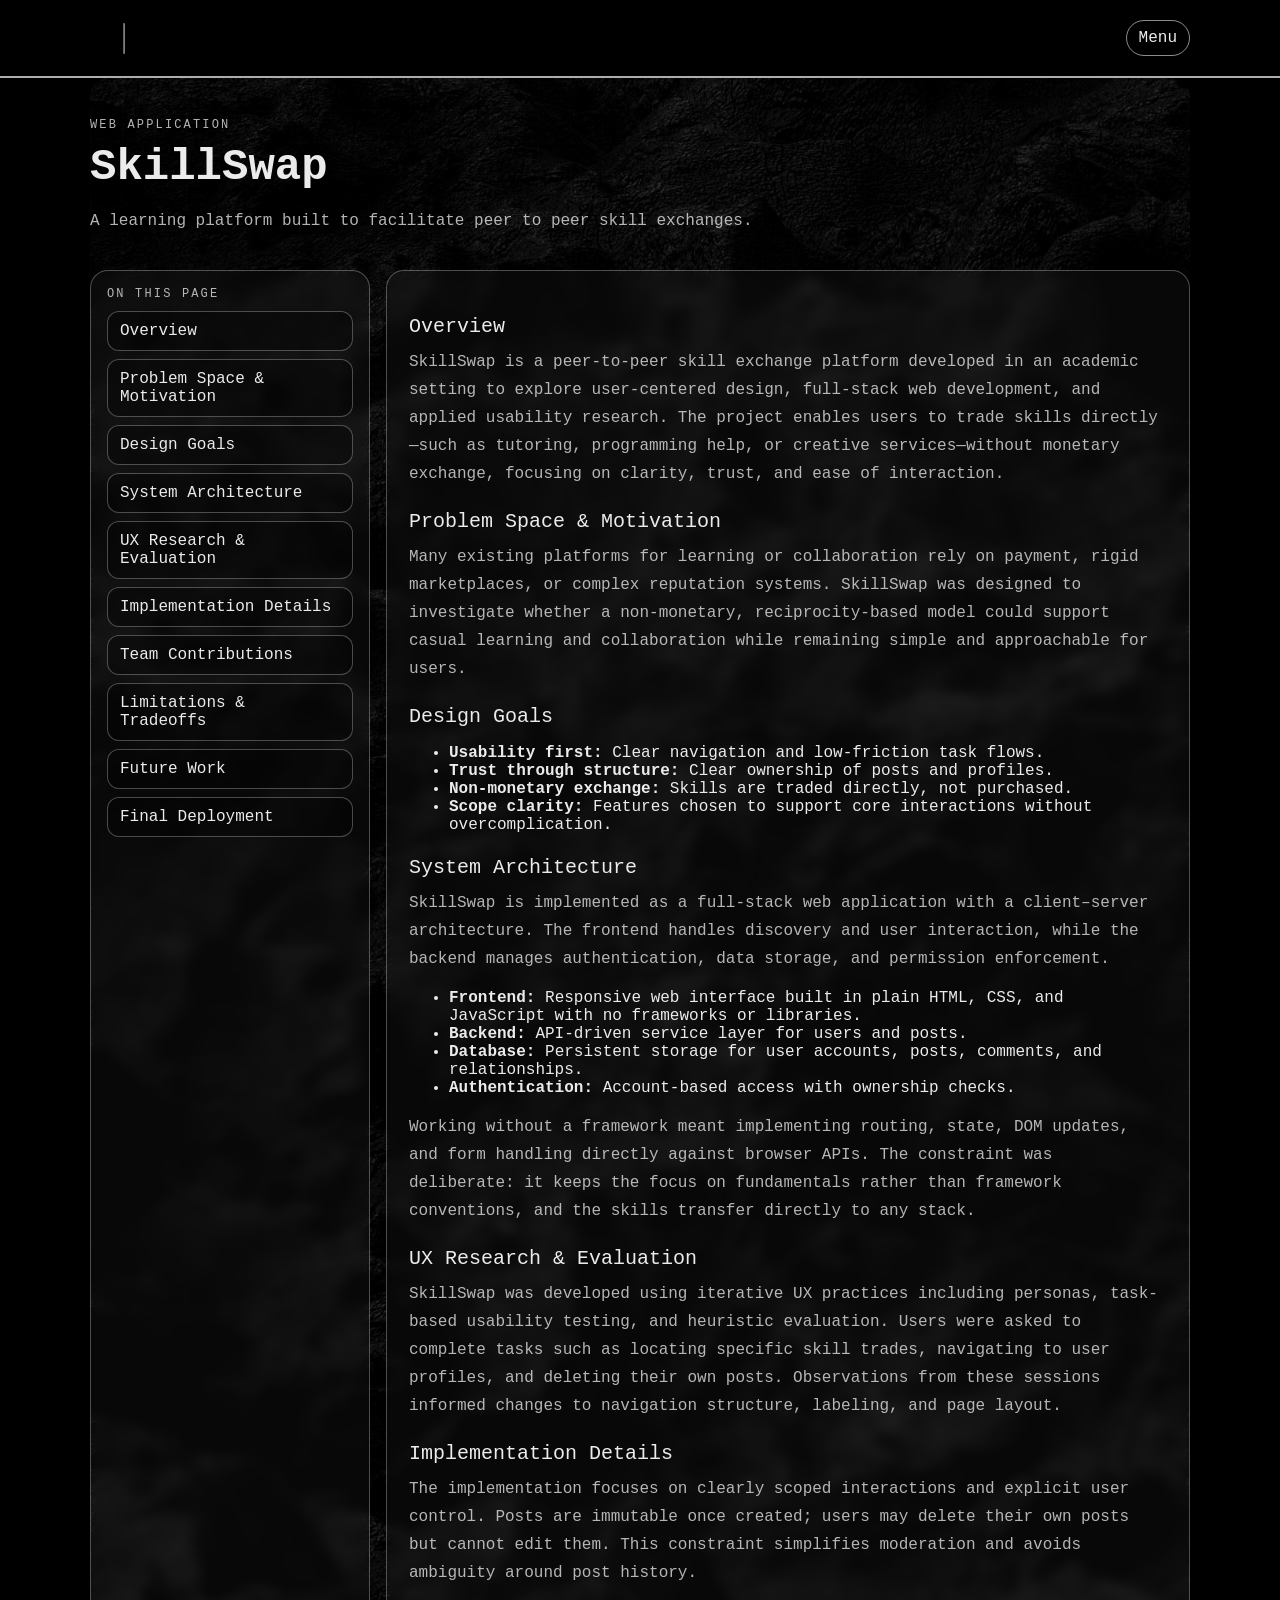
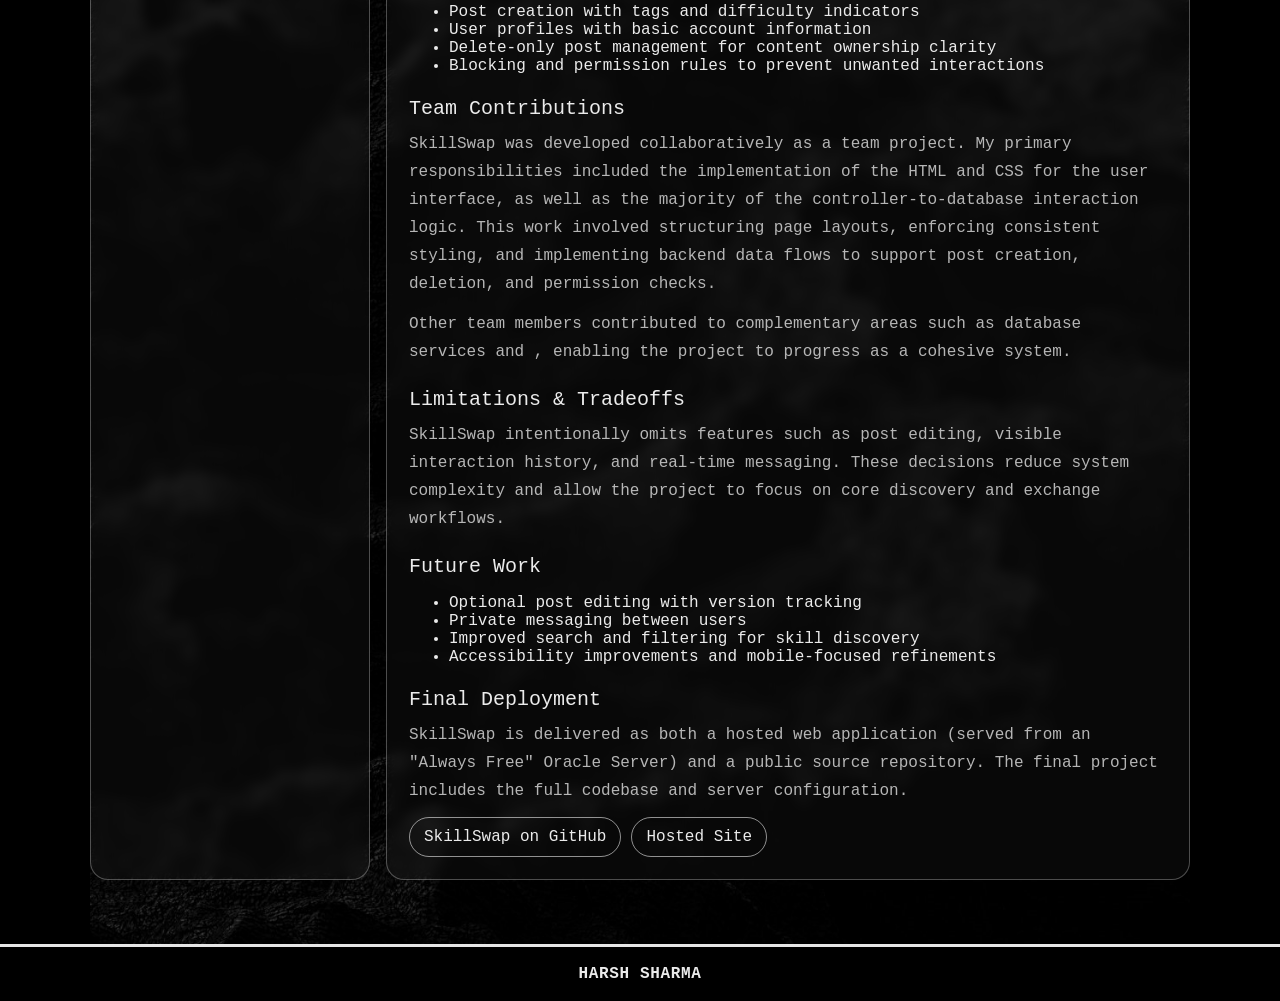
<file: posts/skillswap/index.html>
<!doctype html>
<html lang="en">
    <head>
        <link rel="icon" type="image/svg+xml" href="/media/favicon.svg" />
        <meta charset="utf-8" />
        <meta name="viewport" content="width=device-width,initial-scale=1" />
        <title>SkillSwap</title>

        <link rel="stylesheet" href="/assets/css/tokens.css" />
        <link rel="stylesheet" href="/assets/css/base.css" />
        <link rel="stylesheet" href="/assets/css/components.css" />
        <link rel="stylesheet" href="/assets/css/page.css" />
        <link rel="stylesheet" href="/assets/css/post.css" />

        <script defer src="/assets/js/main-handler.js"></script>
        <script defer src="/assets/js/post-handler.js"></script>
    </head>

    <body>
        <div class="overlay" data-menu hidden>
            <div class="overlay__backdrop" data-menu-close></div>

            <div
                class="overlay__panel"
                role="dialog"
                aria-modal="true"
                aria-label="Site menu"
                tabindex="-1"
                data-menu-panel
            >
                <div class="overlay__top">
                    <div class="overlay__title">Menu</div>
                    <button
                        class="btn btn--small"
                        type="button"
                        data-menu-close
                    >
                        Close
                    </button>
                </div>

                <div class="overlay__search">
                    <label class="overlay__searchLabel" for="menu-post-search">
                        Search posts
                    </label>
                    <input
                        id="menu-post-search"
                        type="search"
                        placeholder="Search posts..."
                        autocomplete="off"
                        data-post-search
                    />
                    <div class="overlay__results" data-post-results></div>
                </div>

                <nav class="overlay__links" aria-label="Menu links"></nav>
            </div>
        </div>

        <header class="topbar">
            <div class="topbar__inner">
                <a class="topbar__logo" href="/" aria-label="Home">
                    <svg
                        viewBox="0 0 140 120"
                        xmlns="http://www.w3.org/2000/svg"
                        role="img"
                        aria-label="Typing logo"
                    >
                        <style>
                            .bar {
                                stroke: currentColor;
                                stroke-width: 3;
                                stroke-linecap: square;
                            }
                            .symbol {
                                stroke: currentColor;
                                fill: none;
                                stroke-width: 5;
                                stroke-linecap: square;
                                stroke-linejoin: miter;
                                opacity: 0;
                            }

                            .cursor {
                                animation:
                                    cursorBlink 1s steps(1) infinite,
                                    cursorMove 14s steps(1, end) infinite;
                                transform-box: fill-box;
                                transform-origin: center;
                            }
                            /* --- Freeze-frame default (always) --- */
                            .symbol {
                                opacity: 1;
                            } /* show all characters */
                            .cursor {
                                opacity: 1;
                                transform: translateX(70px);
                            } /* cursor after '&gt;' */

                            /* --- Animate only when allowed --- */
                            @media (prefers-reduced-motion: no-preference) {
                                .symbol {
                                    opacity: 0;
                                } /* restore your animated behavior */
                                .cursor {
                                    animation:
                                        cursorBlink 1s steps(1) infinite,
                                        cursorMove 14s steps(1, end) infinite;
                                    transform-box: fill-box;
                                    transform-origin: center;
                                }

                                .pipe {
                                    animation: showPipe 14s steps(1, end)
                                        infinite;
                                }
                                .lt {
                                    animation: showLT 14s steps(1, end) infinite;
                                }
                                .slash {
                                    animation: showSlash 14s steps(1, end)
                                        infinite;
                                }
                                .gt {
                                    animation: showGT 14s steps(1, end) infinite;
                                }
                            }

                            @keyframes cursorBlink {
                                0%,
                                49% {
                                    opacity: 1;
                                }
                                50%,
                                100% {
                                    opacity: 0;
                                }
                            }

                            /* Faster typing (done by 25%), same 5s hold, fast delete */
                            @keyframes cursorMove {
                                /* type (snappy jumps) */
                                0% {
                                    transform: translateX(0);
                                } /* | */
                                6% {
                                    transform: translateX(15px);
                                } /* before &lt; */
                                12% {
                                    transform: translateX(35px);
                                } /* before / */
                                18% {
                                    transform: translateX(55px);
                                } /* before &gt; */
                                25% {
                                    transform: translateX(70px);
                                } /* after &gt; */

                                /* hold (5s) */
                                60.7% {
                                    transform: translateX(70px);
                                }

                                /* tiny pause */
                                68% {
                                    transform: translateX(70px);
                                }

                                /* delete (fast) */
                                90% {
                                    transform: translateX(55px);
                                }
                                94% {
                                    transform: translateX(35px);
                                }
                                97% {
                                    transform: translateX(15px);
                                }
                                100% {
                                    transform: translateX(0);
                                }
                            }

                            /* Characters appear AFTER cursor lands */
                            .pipe {
                                animation: showPipe 14s steps(1, end) infinite;
                            }
                            .lt {
                                animation: showLT 14s steps(1, end) infinite;
                            }
                            .slash {
                                animation: showSlash 14s steps(1, end) infinite;
                            }
                            .gt {
                                animation: showGT 14s steps(1, end) infinite;
                            }

                            @keyframes showPipe {
                                0%,
                                5.5% {
                                    opacity: 0;
                                }
                                6%,
                                99% {
                                    opacity: 1;
                                }
                                99.5%,
                                100% {
                                    opacity: 0;
                                }
                            }
                            @keyframes showLT {
                                0%,
                                11.5% {
                                    opacity: 0;
                                }
                                12%,
                                97% {
                                    opacity: 1;
                                }
                                97.5%,
                                100% {
                                    opacity: 0;
                                }
                            }
                            @keyframes showSlash {
                                0%,
                                17.5% {
                                    opacity: 0;
                                }
                                18%,
                                94% {
                                    opacity: 1;
                                }
                                94.5%,
                                100% {
                                    opacity: 0;
                                }
                            }
                            @keyframes showGT {
                                0%,
                                24.5% {
                                    opacity: 0;
                                }
                                25%,
                                90% {
                                    opacity: 1;
                                }
                                90.5%,
                                100% {
                                    opacity: 0;
                                }
                            }

                            @media (prefers-reduced-motion: reduce) {
                                .symbol,
                                .cursor {
                                    animation: none;
                                    opacity: 1;
                                }
                            }
                        </style>

                        <!-- Typed characters -->
                        <line
                            class="bar symbol pipe"
                            x1="36"
                            y1="14"
                            x2="36"
                            y2="106"
                        ></line>
                        <path class="symbol lt" d="M58 50 L44 60 L58 70"></path>
                        <path class="symbol slash" d="M68 72 L74 48"></path>
                        <path class="symbol gt" d="M84 50 L98 60 L84 70"></path>

                        <!-- Cursor -->
                        <line
                            class="bar cursor"
                            x1="36"
                            y1="14"
                            x2="36"
                            y2="106"
                        ></line>
                    </svg>
                </a>
                <button class="topbar__menuBtn" data-menu-open>Menu</button>
            </div>
            <div class="topbar__divider"></div>
        </header>

        <main class="main post" data-post>
            <header class="post__header">
                <div class="kicker">Web Application</div>
                <h1 class="h1">SkillSwap</h1>
                <p class="post__meta">
                    A learning platform built to facilitate peer to peer skill
                    exchanges.
                </p>
            </header>

            <section class="post__layout">
                <aside class="post__toc card" data-toc>
                    <div class="kicker">On this page</div>
                    <nav data-toc-nav></nav>
                </aside>

                <div class="post__content">
                    <h2 id="overview">Overview</h2>
                    <p>
                        SkillSwap is a peer-to-peer skill exchange platform
                        developed in an academic setting to explore
                        user-centered design, full-stack web development, and
                        applied usability research. The project enables users to
                        trade skills directly—such as tutoring, programming
                        help, or creative services—without monetary exchange,
                        focusing on clarity, trust, and ease of interaction.
                    </p>

                    <h2 id="problem-space">Problem Space & Motivation</h2>
                    <p>
                        Many existing platforms for learning or collaboration
                        rely on payment, rigid marketplaces, or complex
                        reputation systems. SkillSwap was designed to
                        investigate whether a non-monetary, reciprocity-based
                        model could support casual learning and collaboration
                        while remaining simple and approachable for users.
                    </p>

                    <h2 id="design-goals">Design Goals</h2>
                    <ul>
                        <li>
                            <strong>Usability first:</strong> Clear navigation
                            and low-friction task flows.
                        </li>
                        <li>
                            <strong>Trust through structure:</strong> Clear
                            ownership of posts and profiles.
                        </li>
                        <li>
                            <strong>Non-monetary exchange:</strong> Skills are
                            traded directly, not purchased.
                        </li>
                        <li>
                            <strong>Scope clarity:</strong> Features chosen to
                            support core interactions without overcomplication.
                        </li>
                    </ul>

                    <h2 id="system-architecture">System Architecture</h2>
                    <p>
                        SkillSwap is implemented as a full-stack web application
                        with a client–server architecture. The frontend handles
                        discovery and user interaction, while the backend
                        manages authentication, data storage, and permission
                        enforcement.
                    </p>
                    <ul>
                        <li>
                            <strong>Frontend:</strong> Responsive web interface
                            built in plain HTML, CSS, and JavaScript with no
                            frameworks or libraries.
                        </li>
                        <li>
                            <strong>Backend:</strong> API-driven service layer
                            for users and posts.
                        </li>
                        <li>
                            <strong>Database:</strong> Persistent storage for
                            user accounts, posts, comments, and relationships.
                        </li>
                        <li>
                            <strong>Authentication:</strong> Account-based
                            access with ownership checks.
                        </li>
                    </ul>
                    <p>
                        Working without a framework meant implementing routing,
                        state, DOM updates, and form handling directly against
                        browser APIs. The constraint was deliberate: it keeps
                        the focus on fundamentals rather than framework
                        conventions, and the skills transfer directly to any
                        stack.
                    </p>

                    <h2 id="ux-research">UX Research & Evaluation</h2>
                    <p>
                        SkillSwap was developed using iterative UX practices
                        including personas, task-based usability testing, and
                        heuristic evaluation. Users were asked to complete tasks
                        such as locating specific skill trades, navigating to
                        user profiles, and deleting their own posts.
                        Observations from these sessions informed changes to
                        navigation structure, labeling, and page layout.
                    </p>

                    <h2 id="implementation">Implementation Details</h2>
                    <p>
                        The implementation focuses on clearly scoped
                        interactions and explicit user control. Posts are
                        immutable once created; users may delete their own posts
                        but cannot edit them. This constraint simplifies
                        moderation and avoids ambiguity around post history.
                    </p>
                    <ul>
                        <li>
                            Post creation with tags and difficulty indicators
                        </li>
                        <li>User profiles with basic account information</li>
                        <li>
                            Delete-only post management for content ownership
                            clarity
                        </li>
                        <li>
                            Blocking and permission rules to prevent unwanted
                            interactions
                        </li>
                    </ul>

                    <h2 id="team-contributions">Team Contributions</h2>
                    <p>
                        SkillSwap was developed collaboratively as a team
                        project. My primary responsibilities included the
                        implementation of the HTML and CSS for the user
                        interface, as well as the majority of the
                        controller-to-database interaction logic. This work
                        involved structuring page layouts, enforcing consistent
                        styling, and implementing backend data flows to support
                        post creation, deletion, and permission checks.
                    </p>
                    <p>
                        Other team members contributed to complementary areas
                        such as database services and , enabling the project to
                        progress as a cohesive system.
                    </p>

                    <h2 id="limitations">Limitations & Tradeoffs</h2>
                    <p>
                        SkillSwap intentionally omits features such as post
                        editing, visible interaction history, and real-time
                        messaging. These decisions reduce system complexity and
                        allow the project to focus on core discovery and
                        exchange workflows.
                    </p>

                    <h2 id="future-work">Future Work</h2>
                    <ul>
                        <li>Optional post editing with version tracking</li>
                        <li>Private messaging between users</li>
                        <li>
                            Improved search and filtering for skill discovery
                        </li>
                        <li>
                            Accessibility improvements and mobile-focused
                            refinements
                        </li>
                    </ul>

                    <h2 id="final-deployment">Final Deployment</h2>
                    <p>
                        SkillSwap is delivered as both a hosted web application
                        (served from an "Always Free" Oracle Server) and a
                        public source repository. The final project includes the
                        full codebase and server configuration.
                    </p>

                    <div
                        style="
                            display: flex;
                            flex-wrap: wrap;
                            gap: 10px;
                            align-items: center;
                        "
                    >
                        <a
                            class="btn"
                            href="https://github.com/ChicoState/SkillSwap"
                            target="_blank"
                            rel="noreferrer noopener"
                        >
                            SkillSwap on GitHub
                        </a>
                        <a
                            class="btn"
                            href="https://skillswap.harshsharma.dev"
                            target="_blank"
                            rel="noreferrer noopener"
                        >
                            Hosted Site
                        </a>
                    </div>
                </div>
            </section>
        </main>

        <footer class="footer">
            <div class="footer__inner">
                <a class="footer__title" href="/">Harsh Sharma</a>
            </div>
        </footer>
    <script defer src="https://static.cloudflareinsights.com/beacon.min.js/v833ccba57c9e4d2798f2e76cebdd09a11778172276447" integrity="sha512-57MDmcccJXYtNnH+ZiBwzC4jb2rvgVCEokYN+L/nLlmO8rfYT/gIpW2A569iJ/3b+0UEasghjuZH/ma3wIs/EQ==" data-cf-beacon='{"version":"2024.11.0","token":"0a4c6448a2414c7faebefd98f975bdd0","r":1,"server_timing":{"name":{"cfCacheStatus":true,"cfEdge":true,"cfExtPri":true,"cfL4":true,"cfOrigin":true,"cfSpeedBrain":true},"location_startswith":null}}' crossorigin="anonymous"></script>
</body>
</html>
</file>
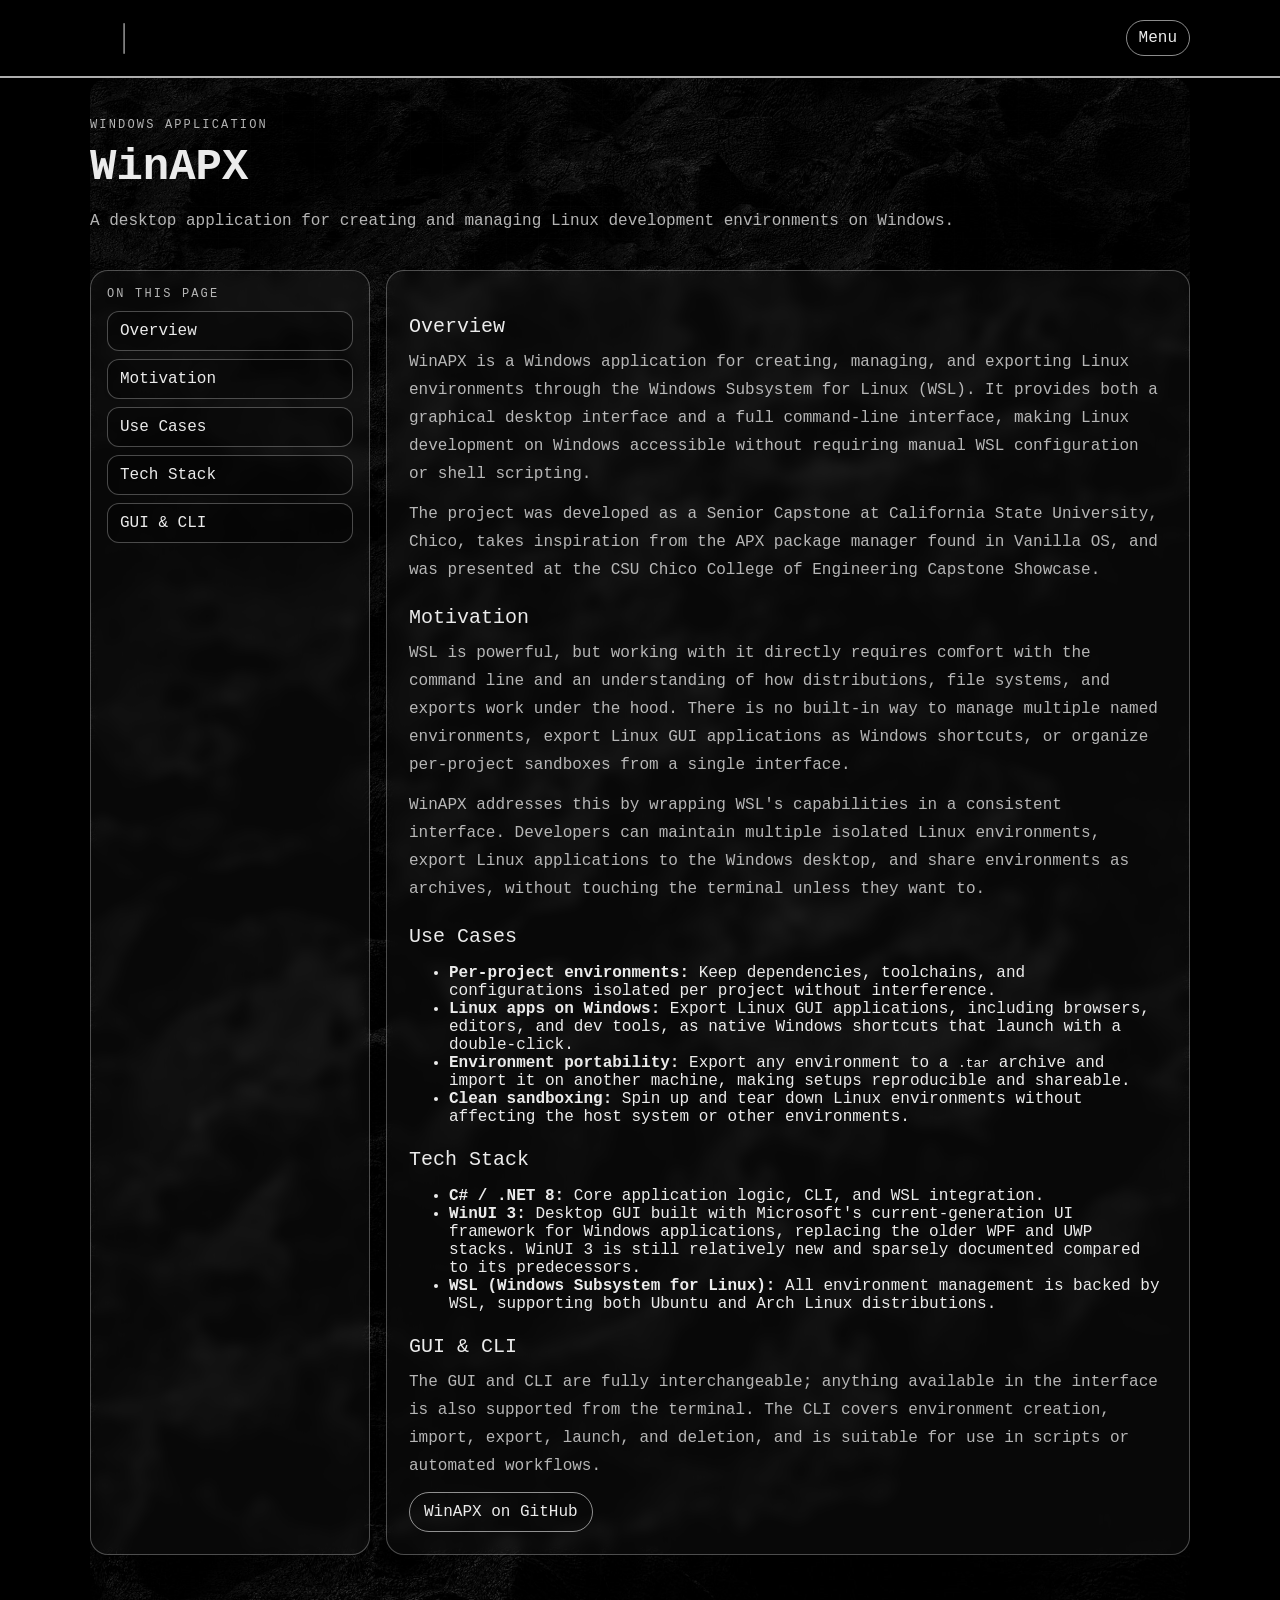
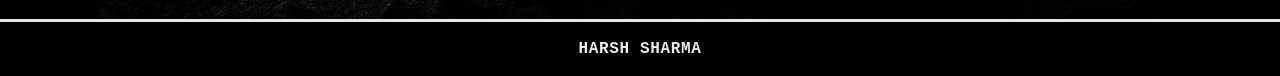
<file: posts/winapx/index.html>
<!doctype html>
<html lang="en">
    <head>
        <link rel="icon" type="image/svg+xml" href="/media/favicon.svg" />
        <meta charset="utf-8" />
        <meta name="viewport" content="width=device-width,initial-scale=1" />
        <title>WinAPX</title>

        <link rel="stylesheet" href="/assets/css/tokens.css" />
        <link rel="stylesheet" href="/assets/css/base.css" />
        <link rel="stylesheet" href="/assets/css/components.css" />
        <link rel="stylesheet" href="/assets/css/page.css" />
        <link rel="stylesheet" href="/assets/css/post.css" />

        <script defer src="/assets/js/main-handler.js"></script>
        <script defer src="/assets/js/post-handler.js"></script>
    </head>

    <body>
        <div class="overlay" data-menu hidden>
            <div class="overlay__backdrop" data-menu-close></div>

            <div
                class="overlay__panel"
                role="dialog"
                aria-modal="true"
                aria-label="Site menu"
                tabindex="-1"
                data-menu-panel
            >
                <div class="overlay__top">
                    <div class="overlay__title">Menu</div>
                    <button
                        class="btn btn--small"
                        type="button"
                        data-menu-close
                    >
                        Close
                    </button>
                </div>

                <div class="overlay__search">
                    <label class="overlay__searchLabel" for="menu-post-search">
                        Search posts
                    </label>
                    <input
                        id="menu-post-search"
                        type="search"
                        placeholder="Search posts..."
                        autocomplete="off"
                        data-post-search
                    />
                    <div class="overlay__results" data-post-results></div>
                </div>

                <nav class="overlay__links" aria-label="Menu links"></nav>
            </div>
        </div>

        <header class="topbar">
            <div class="topbar__inner">
                <a class="topbar__logo" href="/" aria-label="Home">
                    <svg
                        viewBox="0 0 140 120"
                        xmlns="http://www.w3.org/2000/svg"
                        role="img"
                        aria-label="Typing logo"
                    >
                        <style>
                            .bar {
                                stroke: currentColor;
                                stroke-width: 3;
                                stroke-linecap: square;
                            }
                            .symbol {
                                stroke: currentColor;
                                fill: none;
                                stroke-width: 5;
                                stroke-linecap: square;
                                stroke-linejoin: miter;
                                opacity: 0;
                            }

                            .cursor {
                                animation:
                                    cursorBlink 1s steps(1) infinite,
                                    cursorMove 14s steps(1, end) infinite;
                                transform-box: fill-box;
                                transform-origin: center;
                            }
                            /* --- Freeze-frame default (always) --- */
                            .symbol {
                                opacity: 1;
                            } /* show all characters */
                            .cursor {
                                opacity: 1;
                                transform: translateX(70px);
                            } /* cursor after '&gt;' */

                            /* --- Animate only when allowed --- */
                            @media (prefers-reduced-motion: no-preference) {
                                .symbol {
                                    opacity: 0;
                                } /* restore your animated behavior */
                                .cursor {
                                    animation:
                                        cursorBlink 1s steps(1) infinite,
                                        cursorMove 14s steps(1, end) infinite;
                                    transform-box: fill-box;
                                    transform-origin: center;
                                }

                                .pipe {
                                    animation: showPipe 14s steps(1, end)
                                        infinite;
                                }
                                .lt {
                                    animation: showLT 14s steps(1, end) infinite;
                                }
                                .slash {
                                    animation: showSlash 14s steps(1, end)
                                        infinite;
                                }
                                .gt {
                                    animation: showGT 14s steps(1, end) infinite;
                                }
                            }

                            @keyframes cursorBlink {
                                0%,
                                49% {
                                    opacity: 1;
                                }
                                50%,
                                100% {
                                    opacity: 0;
                                }
                            }

                            /* Faster typing (done by 25%), same 5s hold, fast delete */
                            @keyframes cursorMove {
                                /* type (snappy jumps) */
                                0% {
                                    transform: translateX(0);
                                } /* | */
                                6% {
                                    transform: translateX(15px);
                                } /* before &lt; */
                                12% {
                                    transform: translateX(35px);
                                } /* before / */
                                18% {
                                    transform: translateX(55px);
                                } /* before &gt; */
                                25% {
                                    transform: translateX(70px);
                                } /* after &gt; */

                                /* hold (5s) */
                                60.7% {
                                    transform: translateX(70px);
                                }

                                /* tiny pause */
                                68% {
                                    transform: translateX(70px);
                                }

                                /* delete (fast) */
                                90% {
                                    transform: translateX(55px);
                                }
                                94% {
                                    transform: translateX(35px);
                                }
                                97% {
                                    transform: translateX(15px);
                                }
                                100% {
                                    transform: translateX(0);
                                }
                            }

                            /* Characters appear AFTER cursor lands */
                            .pipe {
                                animation: showPipe 14s steps(1, end) infinite;
                            }
                            .lt {
                                animation: showLT 14s steps(1, end) infinite;
                            }
                            .slash {
                                animation: showSlash 14s steps(1, end) infinite;
                            }
                            .gt {
                                animation: showGT 14s steps(1, end) infinite;
                            }

                            @keyframes showPipe {
                                0%,
                                5.5% {
                                    opacity: 0;
                                }
                                6%,
                                99% {
                                    opacity: 1;
                                }
                                99.5%,
                                100% {
                                    opacity: 0;
                                }
                            }
                            @keyframes showLT {
                                0%,
                                11.5% {
                                    opacity: 0;
                                }
                                12%,
                                97% {
                                    opacity: 1;
                                }
                                97.5%,
                                100% {
                                    opacity: 0;
                                }
                            }
                            @keyframes showSlash {
                                0%,
                                17.5% {
                                    opacity: 0;
                                }
                                18%,
                                94% {
                                    opacity: 1;
                                }
                                94.5%,
                                100% {
                                    opacity: 0;
                                }
                            }
                            @keyframes showGT {
                                0%,
                                24.5% {
                                    opacity: 0;
                                }
                                25%,
                                90% {
                                    opacity: 1;
                                }
                                90.5%,
                                100% {
                                    opacity: 0;
                                }
                            }

                            @media (prefers-reduced-motion: reduce) {
                                .symbol,
                                .cursor {
                                    animation: none;
                                    opacity: 1;
                                }
                            }
                        </style>

                        <!-- Typed characters -->
                        <line
                            class="bar symbol pipe"
                            x1="36"
                            y1="14"
                            x2="36"
                            y2="106"
                        ></line>
                        <path class="symbol lt" d="M58 50 L44 60 L58 70"></path>
                        <path class="symbol slash" d="M68 72 L74 48"></path>
                        <path class="symbol gt" d="M84 50 L98 60 L84 70"></path>

                        <!-- Cursor -->
                        <line
                            class="bar cursor"
                            x1="36"
                            y1="14"
                            x2="36"
                            y2="106"
                        ></line>
                    </svg>
                </a>
                <button class="topbar__menuBtn" data-menu-open>Menu</button>
            </div>
            <div class="topbar__divider"></div>
        </header>

        <main class="main post" data-post>
            <header class="post__header">
                <div class="kicker">Windows Application</div>
                <h1 class="h1">WinAPX</h1>
                <p class="post__meta">
                    A desktop application for creating and managing Linux
                    development environments on Windows.
                </p>
            </header>

            <section class="post__layout">
                <aside class="post__toc card" data-toc>
                    <div class="kicker">On this page</div>
                    <nav data-toc-nav></nav>
                </aside>

                <div class="post__content">
                    <h2 id="overview">Overview</h2>
                    <p>
                        WinAPX is a Windows application for creating, managing,
                        and exporting Linux environments through the Windows
                        Subsystem for Linux (WSL). It provides both a graphical
                        desktop interface and a full command-line interface,
                        making Linux development on Windows accessible without
                        requiring manual WSL configuration or shell scripting.
                    </p>
                    <p>
                        The project was developed as a Senior Capstone at
                        California State University, Chico, takes inspiration
                        from the APX package manager found in Vanilla OS, and was
                        presented at the CSU Chico College of Engineering
                        Capstone Showcase.
                    </p>

                    <h2 id="motivation">Motivation</h2>
                    <p>
                        WSL is powerful, but working with it directly requires
                        comfort with the command line and an understanding of how
                        distributions, file systems, and exports work under the
                        hood. There is no built-in way to manage multiple named
                        environments, export Linux GUI applications as Windows
                        shortcuts, or organize per-project sandboxes from a
                        single interface.
                    </p>
                    <p>
                        WinAPX addresses this by wrapping WSL's capabilities in a
                        consistent interface. Developers can maintain multiple
                        isolated Linux environments, export Linux applications to
                        the Windows desktop, and share environments as archives,
                        without touching the terminal unless they want to.
                    </p>

                    <h2 id="use-cases">Use Cases</h2>
                    <ul>
                        <li>
                            <strong>Per-project environments:</strong> Keep
                            dependencies, toolchains, and configurations isolated
                            per project without interference.
                        </li>
                        <li>
                            <strong>Linux apps on Windows:</strong> Export Linux
                            GUI applications, including browsers, editors, and
                            dev tools, as native Windows shortcuts that launch
                            with a double-click.
                        </li>
                        <li>
                            <strong>Environment portability:</strong> Export any
                            environment to a <code>.tar</code> archive and import
                            it on another machine, making setups reproducible and
                            shareable.
                        </li>
                        <li>
                            <strong>Clean sandboxing:</strong> Spin up and tear
                            down Linux environments without affecting the host
                            system or other environments.
                        </li>
                    </ul>

                    <h2 id="tech-stack">Tech Stack</h2>
                    <ul>
                        <li>
                            <strong>C# / .NET 8:</strong> Core application
                            logic, CLI, and WSL integration.
                        </li>
                        <li>
                            <strong>WinUI 3:</strong> Desktop GUI built with
                            Microsoft's current-generation UI framework for
                            Windows applications, replacing the older WPF and
                            UWP stacks. WinUI 3 is still relatively new and
                            sparsely documented compared to its predecessors.
                        </li>
                        <li>
                            <strong>WSL (Windows Subsystem for Linux):</strong>
                            All environment management is backed by WSL,
                            supporting both Ubuntu and Arch Linux distributions.
                        </li>
                    </ul>

                    <h2 id="gui-and-cli">GUI & CLI</h2>
                    <p>
                        The GUI and CLI are fully interchangeable; anything
                        available in the interface is also supported from the
                        terminal. The CLI covers environment creation, import,
                        export, launch, and deletion, and is suitable for use in
                        scripts or automated workflows.
                    </p>

                    <a
                        class="btn"
                        href="https://github.com/HarshTheSharma/WinAPX"
                        target="_blank"
                        rel="noreferrer noopener"
                    >
                        WinAPX on GitHub
                    </a>
                </div>
            </section>
        </main>

        <footer class="footer">
            <div class="footer__inner">
                <a class="footer__title" href="/">Harsh Sharma</a>
            </div>
        </footer>
        <script defer src="https://static.cloudflareinsights.com/beacon.min.js/v833ccba57c9e4d2798f2e76cebdd09a11778172276447" integrity="sha512-57MDmcccJXYtNnH+ZiBwzC4jb2rvgVCEokYN+L/nLlmO8rfYT/gIpW2A569iJ/3b+0UEasghjuZH/ma3wIs/EQ==" data-cf-beacon='{"version":"2024.11.0","token":"0a4c6448a2414c7faebefd98f975bdd0","r":1,"server_timing":{"name":{"cfCacheStatus":true,"cfEdge":true,"cfExtPri":true,"cfL4":true,"cfOrigin":true,"cfSpeedBrain":true},"location_startswith":null}}' crossorigin="anonymous"></script>
    </body>
</html>
</file>
<file: assets/css/tokens.css>
:root {
    --bg: #000;
    --text: rgba(255, 255, 255, 0.92);
    --muted: rgba(255, 255, 255, 0.7);

    --panel: rgba(255, 255, 255, 0.03);
    --line: rgba(255, 255, 255, 0.28);
    --line-strong: rgba(255, 255, 255, 0.55);

    --radius-lg: 18px;
    --radius-md: 12px;

    --pad: 16px;
    --max: 1100px;

    --h1: clamp(28px, 4vw, 44px);
    --h2: 20px;
}
</file>
<file: assets/css/base.css>
* {
    box-sizing: border-box;
}

html {
    background: #000;
}

html,
body {
    min-height: 100svh;
    overscroll-behavior: none;
}

body {
    margin: 0;
    display: flex;
    flex-direction: column;
    background: #000;
    color: var(--text);
    font-family:
        ui-monospace, SFMono-Regular, Menlo, Monaco, Consolas,
        "Liberation Mono", monospace;
    min-height: var(--app-height, 100vh);
}

a {
    color: inherit;
    text-decoration: none;
}
button {
    font: inherit;
}

:focus-visible {
    outline: 2px solid rgba(255, 255, 255, 0.85);
    outline-offset: 2px;
}

.link-reset,
.link-reset:hover,
.link-reset:focus,
.link-reset:active,
.link-reset:visited {
    color: inherit;
    text-decoration: none;
}
:root {
    --topbar-height: 80px;
}
:target {
    scroll-margin-top: var(--topbar-height, 80px);
}
</file>
<file: assets/css/components.css>
.kicker {
    font-size: 12px;
    letter-spacing: 0.18em;
    text-transform: uppercase;
    color: var(--muted);
}

.h1 {
    font-size: var(--h1);
    margin: 10px 0 6px;
    font-weight: 600;
    line-height: 1.15;
}

.h2 {
    font-size: var(--h2);
    margin: 10px 0 8px;
    font-weight: 500;
}

.p {
    margin: 0;
    color: var(--muted);
    line-height: 1.6;
}

.card {
    border: 1px solid var(--line);
    border-radius: var(--radius-lg);
    background: var(--panel);
    padding: var(--pad);
    backdrop-filter: blur(6px);
}

.cardLink {
    display: block;
    cursor: pointer;
}

.cardLink:hover {
    border-color: rgba(255, 255, 255, 0.75);
}

.cardLink:active {
    transform: translateY(1px);
}

.btn {
    display: inline-flex;
    align-items: center;
    gap: 10px;
    padding: 10px 14px;
    border-radius: 999px;
    border: 1px solid var(--line-strong);
    background: transparent;
    color: var(--text);
    cursor: pointer;
}

.btn:hover {
    border-color: rgba(255, 255, 255, 0.85);
}

.linkList {
    display: grid;
    gap: 10px;
    margin-top: 10px;
}

.linkRow {
    border: 1px solid var(--line);
    border-radius: var(--radius-md);
    padding: 10px 12px;
    background: rgba(0, 0, 0, 0.35);
}

.linkRow:hover {
    border-color: rgba(255, 255, 255, 0.75);
}
</file>
<file: assets/css/page.css>
.topbar,
.footer {
    background: #000;
    background-image: none;
}

.main {
    flex: 1;
    width: 100%;
    padding: 28px 0 64px;
    display: flex;
    flex-direction: column;
    align-items: center;

    background-color: #000;
    background-image: url("/media/background.jpg");
    background-position: center;
    background-size: cover;
    background-repeat: no-repeat;
    background-attachment: scroll;

    border-radius: var(--radius-lg);
    position: relative;
}

.main > * {
    width: min(var(--max), 92vw);
}

.main::before {
    content: "";
    position: absolute;
    inset: 0;
    border-radius: inherit;
    pointer-events: none;
    opacity: 0.18;
    background-image:
        linear-gradient(
            to right,
            rgba(255, 255, 255, 0.06) 1px,
            transparent 1px
        ),
        linear-gradient(
            to bottom,
            rgba(255, 255, 255, 0.06) 1px,
            transparent 1px
        );
    background-size: 32px 32px;
    mask-image: radial-gradient(circle at 30% 0%, black 0%, transparent 60%);
}

.grid {
    margin-top: 16px;
    display: grid;
    grid-template-columns: 1.2fr 0.8fr;
    gap: 16px;
}

@media (max-width: 900px) {
    .grid {
        grid-template-columns: 1fr;
    }
}

.topbar {
    position: sticky;
    top: 0;
    z-index: 10;
    background: #000;
}

.topbar__inner {
    width: min(var(--max), 92vw);
    margin: 0 auto;
    display: flex;
    align-items: center;
    justify-content: space-between;
    padding: 10px 0;
}

.topbar__link {
    font-weight: 300;
    letter-spacing: 0.06em;
    text-transform: uppercase;
}

.topbar__logo {
    display: grid;
    place-items: center;
    width: 56px;
    height: 56px;
}

.logoMark {
    width: 44px;
    height: 44px;
    border-radius: 999px;
    border: 1px solid var(--line-strong);
    background: rgba(255, 255, 255, 0.02);
}

.topbar__menuBtn {
    border: 1px solid var(--line-strong);
    background: transparent;
    color: var(--text);
    border-radius: 999px;
    padding: 8px 12px;
    cursor: pointer;
}

.topbar__menuBtn:hover {
    border-color: rgba(255, 255, 255, 0.85);
}

.topbar__divider {
    height: 2px;
    background: rgba(255, 255, 255, 0.9);
    opacity: 0.75;
}

.footer {
    background: #000;
    margin-top: auto;
}

.footer__inner {
    border-top: 3px solid rgba(255, 255, 255, 0.9);
    padding: 18px 0;
    text-align: center;
}

.footer__title {
    font-weight: 600;
    text-transform: uppercase;
    letter-spacing: 0.04em;
}

.overlay {
    position: fixed;
    inset: 0;
    z-index: 50;
}

.overlay__backdrop {
    position: absolute;
    inset: 0;
    background: rgba(0, 0, 0, 0.65);
}

.overlay__panel {
    position: absolute;
    right: min(4vw, 22px);
    top: 86px;
    width: min(520px, 92vw);
    border: 1px solid var(--line-strong);
    border-radius: var(--radius-lg);
    background: rgba(0, 0, 0, 0.85);
    padding: 14px;
    backdrop-filter: blur(10px);
}

.overlay__top {
    display: flex;
    align-items: center;
    justify-content: space-between;
    padding-bottom: 10px;
    border-bottom: 1px solid rgba(255, 255, 255, 0.12);
}

.overlay__title {
    font-weight: 500;
    letter-spacing: 0.08em;
    text-transform: uppercase;
}

.overlay__links {
    display: grid;
    gap: 10px;
    margin-top: 12px;
}

.overlay__link {
    border: 1px solid var(--line);
    border-radius: var(--radius-md);
    padding: 12px;
    background: rgba(255, 255, 255, 0.02);
}

.overlay__link:hover {
    border-color: rgba(255, 255, 255, 0.85);
}
.overlay__search {
    margin: 14px 0 10px;
    display: grid;
    gap: 6px;
}
.overlay__searchLabel {
    font-size: 12px;
    letter-spacing: 0.08em;
    text-transform: uppercase;
    color: var(--muted);
}
.overlay__search input {
    padding: 10px 12px;
    border-radius: var(--radius-md);
    border: 1px solid var(--line-strong);
    background: rgba(0, 0, 0, 0.35);
    color: var(--text);
}
.overlay__results {
    display: grid;
    gap: 8px;
}
.overlay__result {
    border: 1px solid var(--line);
    border-radius: var(--radius-md);
    padding: 10px 12px;
    background: rgba(0, 0, 0, 0.35);
}
.overlay__result:hover {
    border-color: rgba(255, 255, 255, 0.75);
}

.overlay__result--meta {
    border-style: dashed;
    color: var(--muted);
}

.overlay__result--meta:hover {
    border-color: var(--line);
}

.topbar__logo {
    display: inline-flex;
    align-items: center;
    line-height: 0; /* prevents baseline/descender spacing */
}

.topbar__logo svg {
    width: 45px; /* adjust as needed */
    height: 45px;
    display: block; /* prevents inline SVG whitespace issues */
    flex: 0 0 auto; /* don’t let flex stretch/shrink it */
    overflow: visible; /* allow caret to extend without clipping */
}
</file>
<file: assets/css/post.css>
.post {
    width: min(var(--max), 92vw);
    margin: 0 auto;
}

.post__header {
    margin: 12px 0 20px;
}

.post__meta {
    color: var(--muted);
    line-height: 1.6;
}

.post__layout {
    display: grid;
    grid-template-columns: 280px 1fr;
    gap: 16px;
}

@media (max-width: 980px) {
    .post__layout {
        grid-template-columns: 1fr;
    }
}

.post__content {
    border: 1px solid var(--line);
    border-radius: var(--radius-lg);
    background: var(--panel);
    padding: 22px;
    backdrop-filter: blur(6px);
}
.post__content h2 {
    margin: 22px 0 10px;
    font-size: 20px;
    font-weight: 500;
}

.post__content p {
    margin: 0 0 12px;
    color: var(--muted);
    line-height: 1.75;
}

.post__content pre {
    margin: 12px 0 18px;
    padding: 14px;
    border-radius: var(--radius-md);
    border: 1px solid var(--line);
    background: rgba(0, 0, 0, 0.45);
    overflow: auto;
}

.post__toc nav {
    display: grid;
    gap: 8px;
    margin-top: 10px;
}

.post__toc a {
    border: 1px solid var(--line);
    border-radius: var(--radius-md);
    padding: 10px 12px;
    background: rgba(0, 0, 0, 0.35);
}

.post__toc a:hover {
    border-color: rgba(255, 255, 255, 0.75);
}

.scrollTop {
    position: fixed;
    right: min(4vw, 22px);
    bottom: 22px;
    width: 48px;
    height: 48px;
    display: inline-flex;
    align-items: center;
    justify-content: center;
    font-size: 22px;
    line-height: 1;
    border-radius: 50%;
    border: 1px solid var(--line-strong);
    background: #000;
    color: var(--text);
    box-shadow: 0 10px 24px rgba(0, 0, 0, 0.45);
    opacity: 0;
    pointer-events: none;
    transform: translateY(8px);
    transition:
        opacity 180ms ease,
        transform 180ms ease,
        border-color 180ms ease;
    z-index: 30;
}

.scrollTop:hover {
    border-color: rgba(255, 255, 255, 0.85);
}

.scrollTop--visible {
    opacity: 1;
    pointer-events: auto;
    transform: translateY(0);
}

@media (max-width: 600px) {
    .scrollTop {
        right: 16px;
        bottom: 16px;
    }
}
</file>
